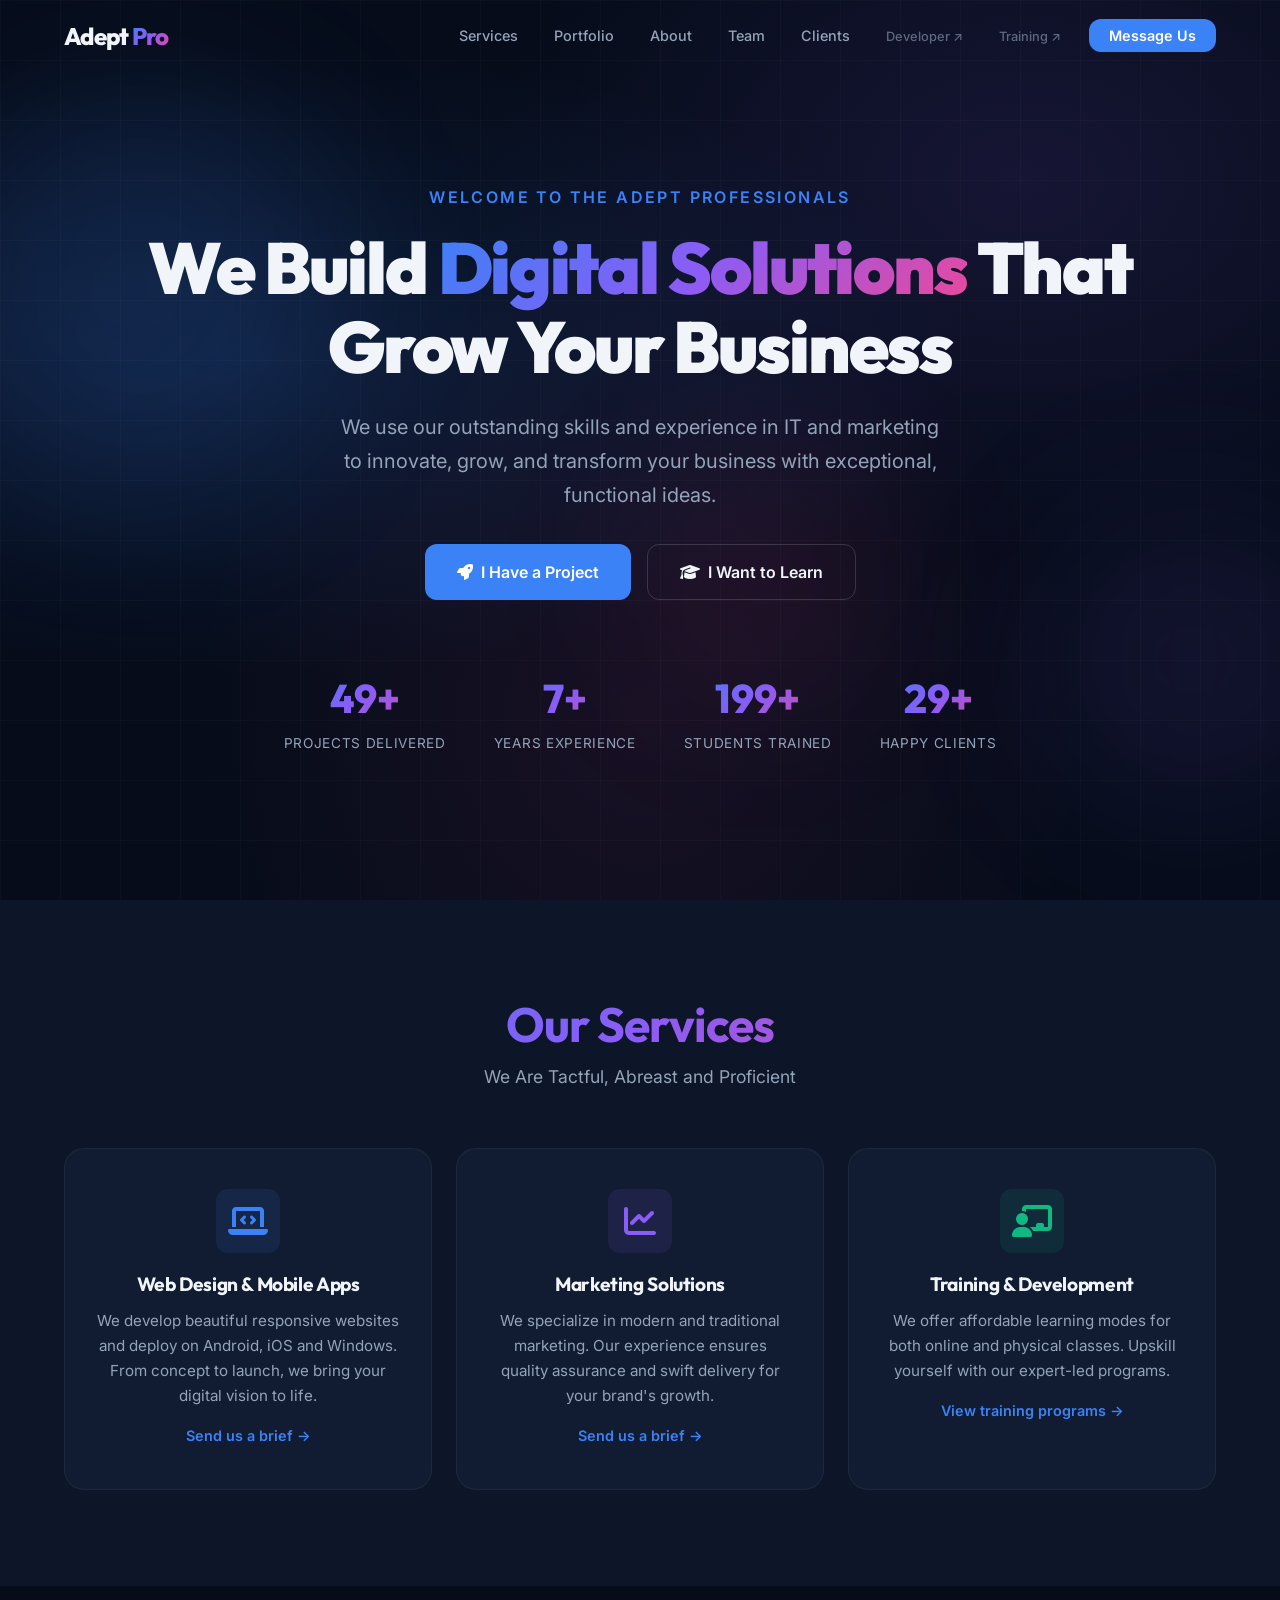
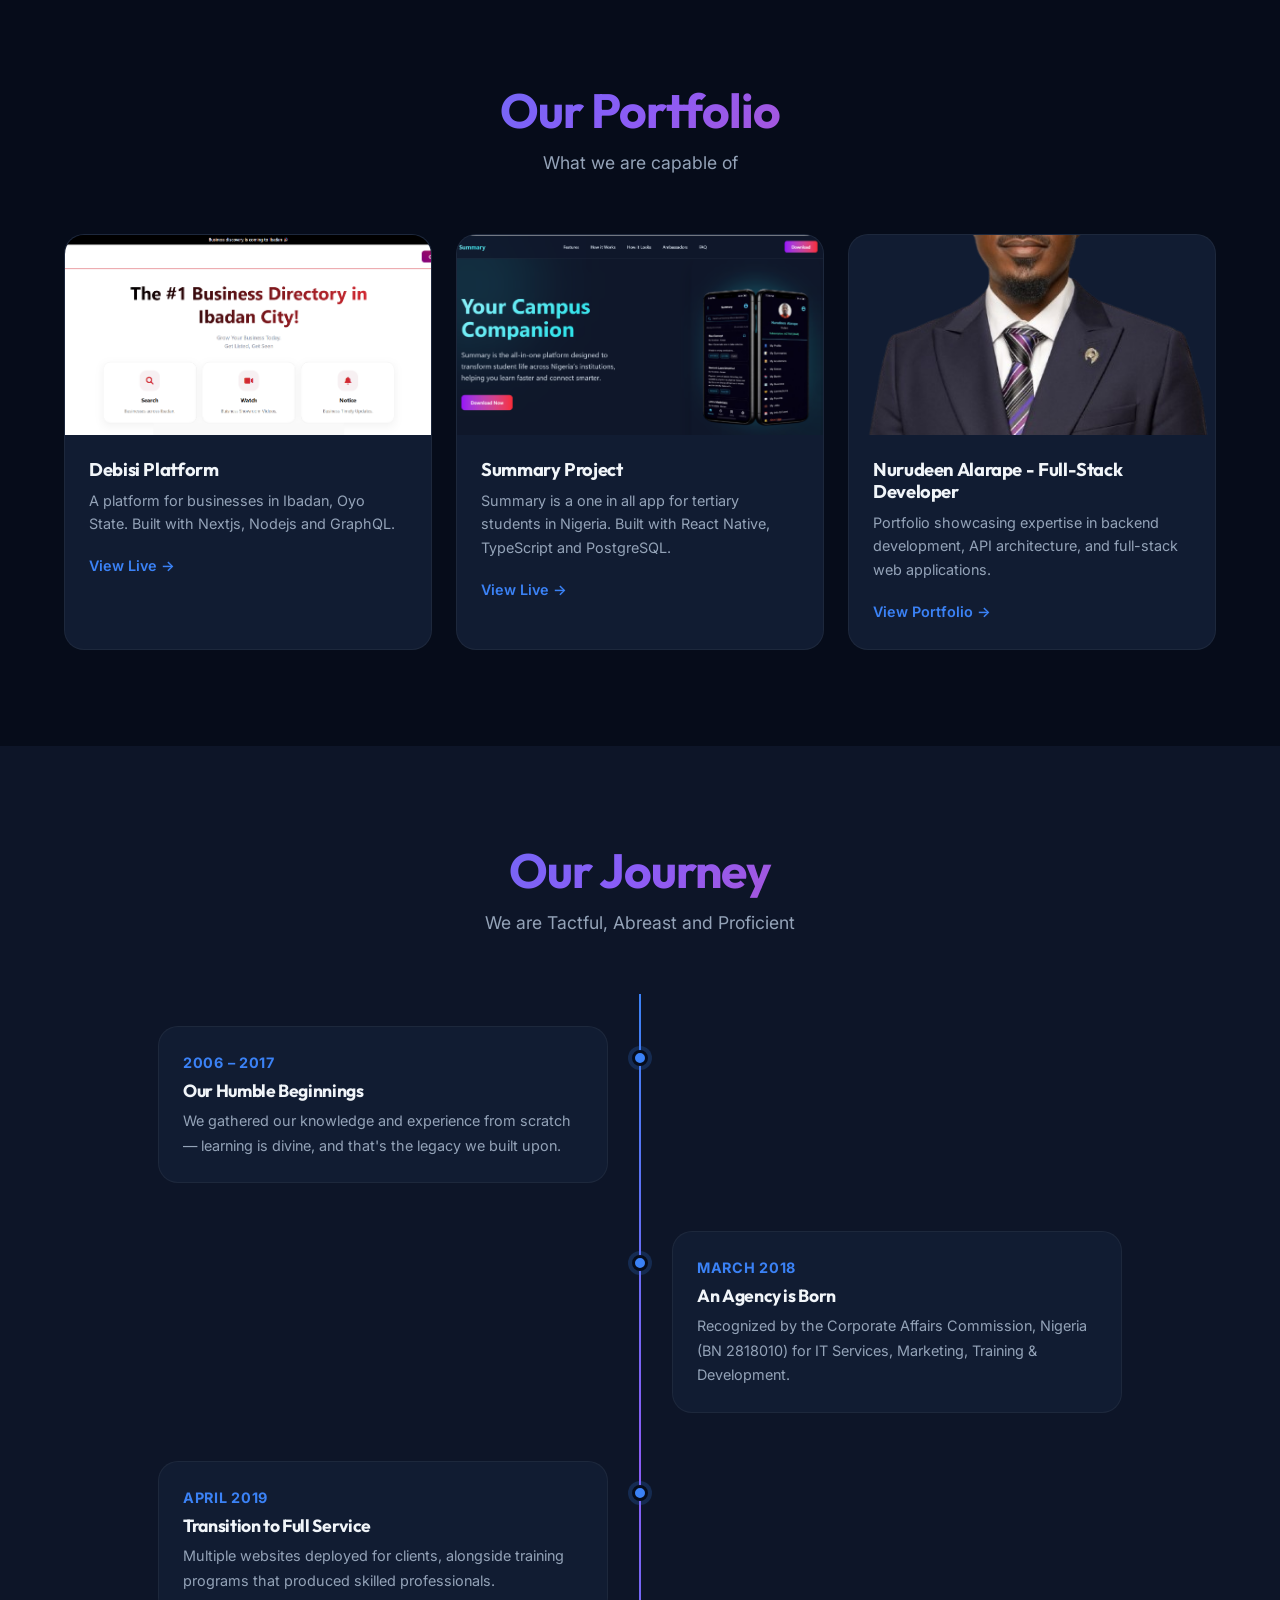
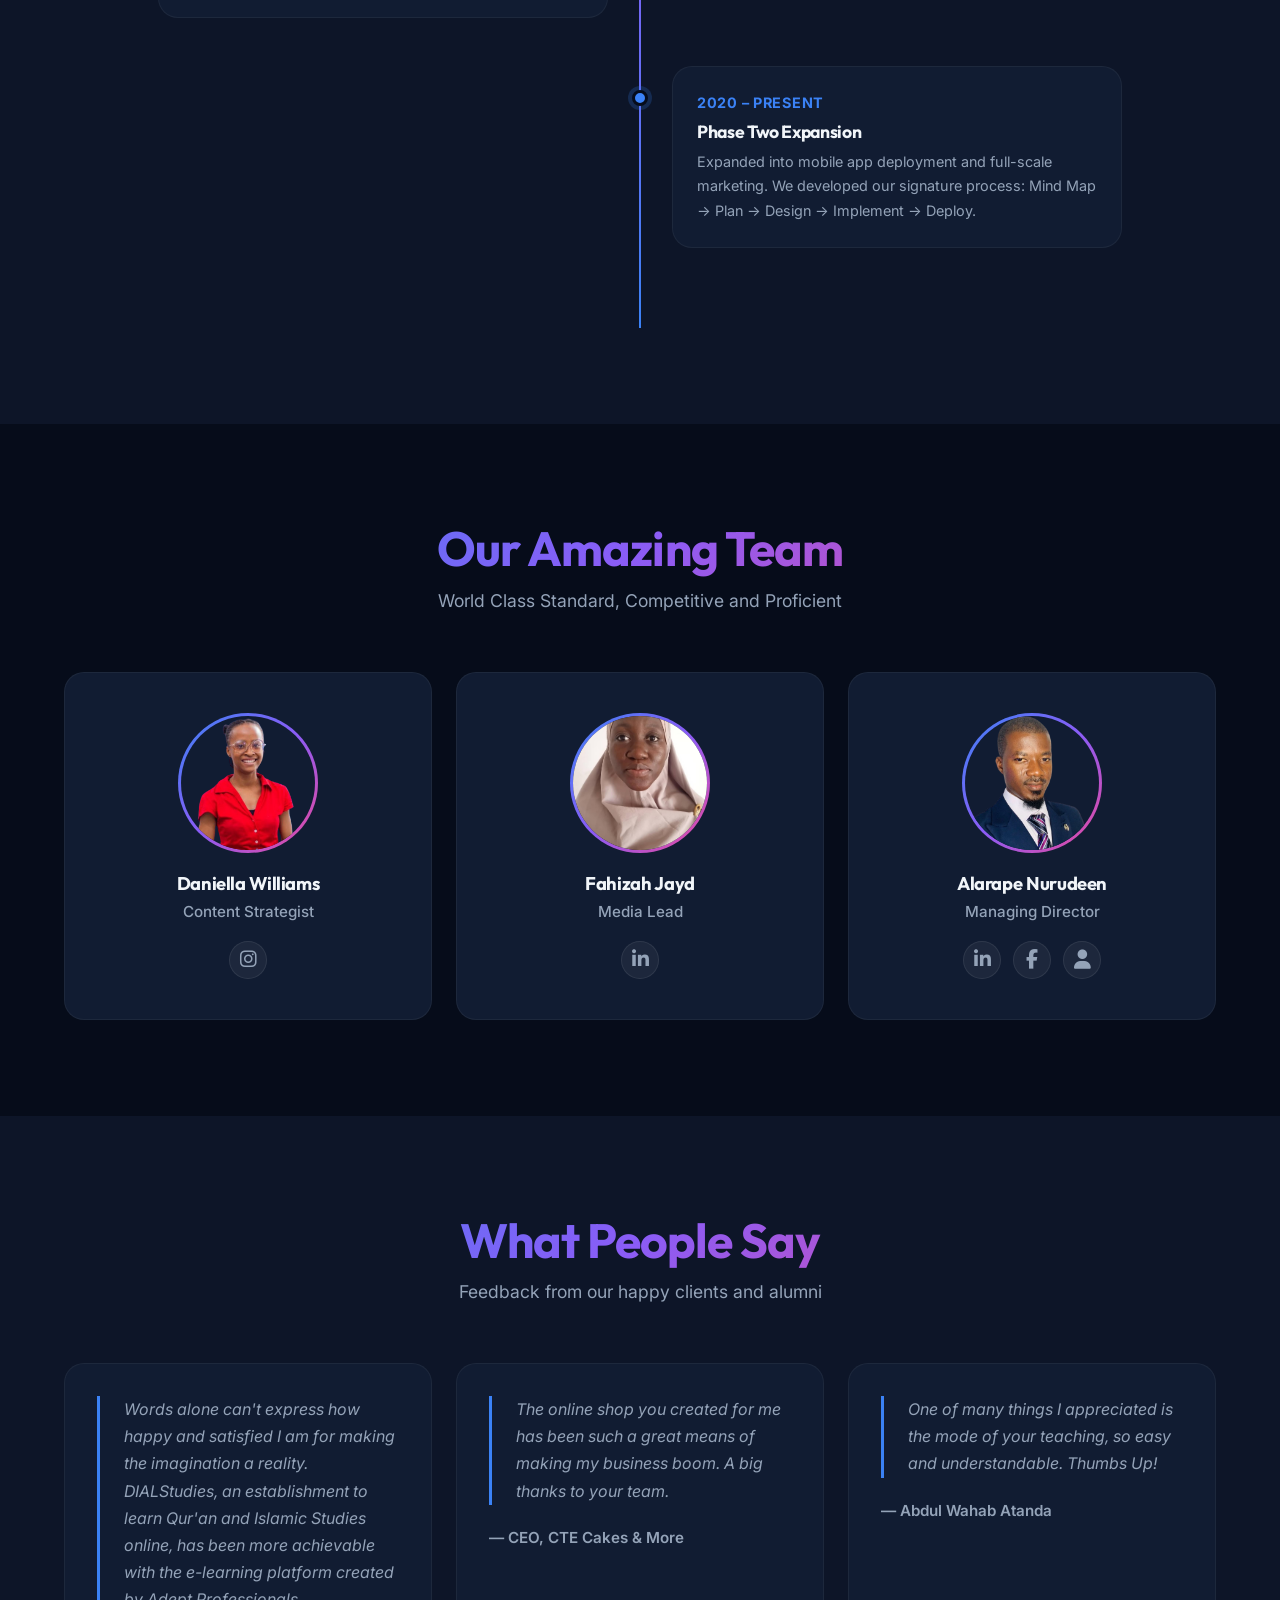
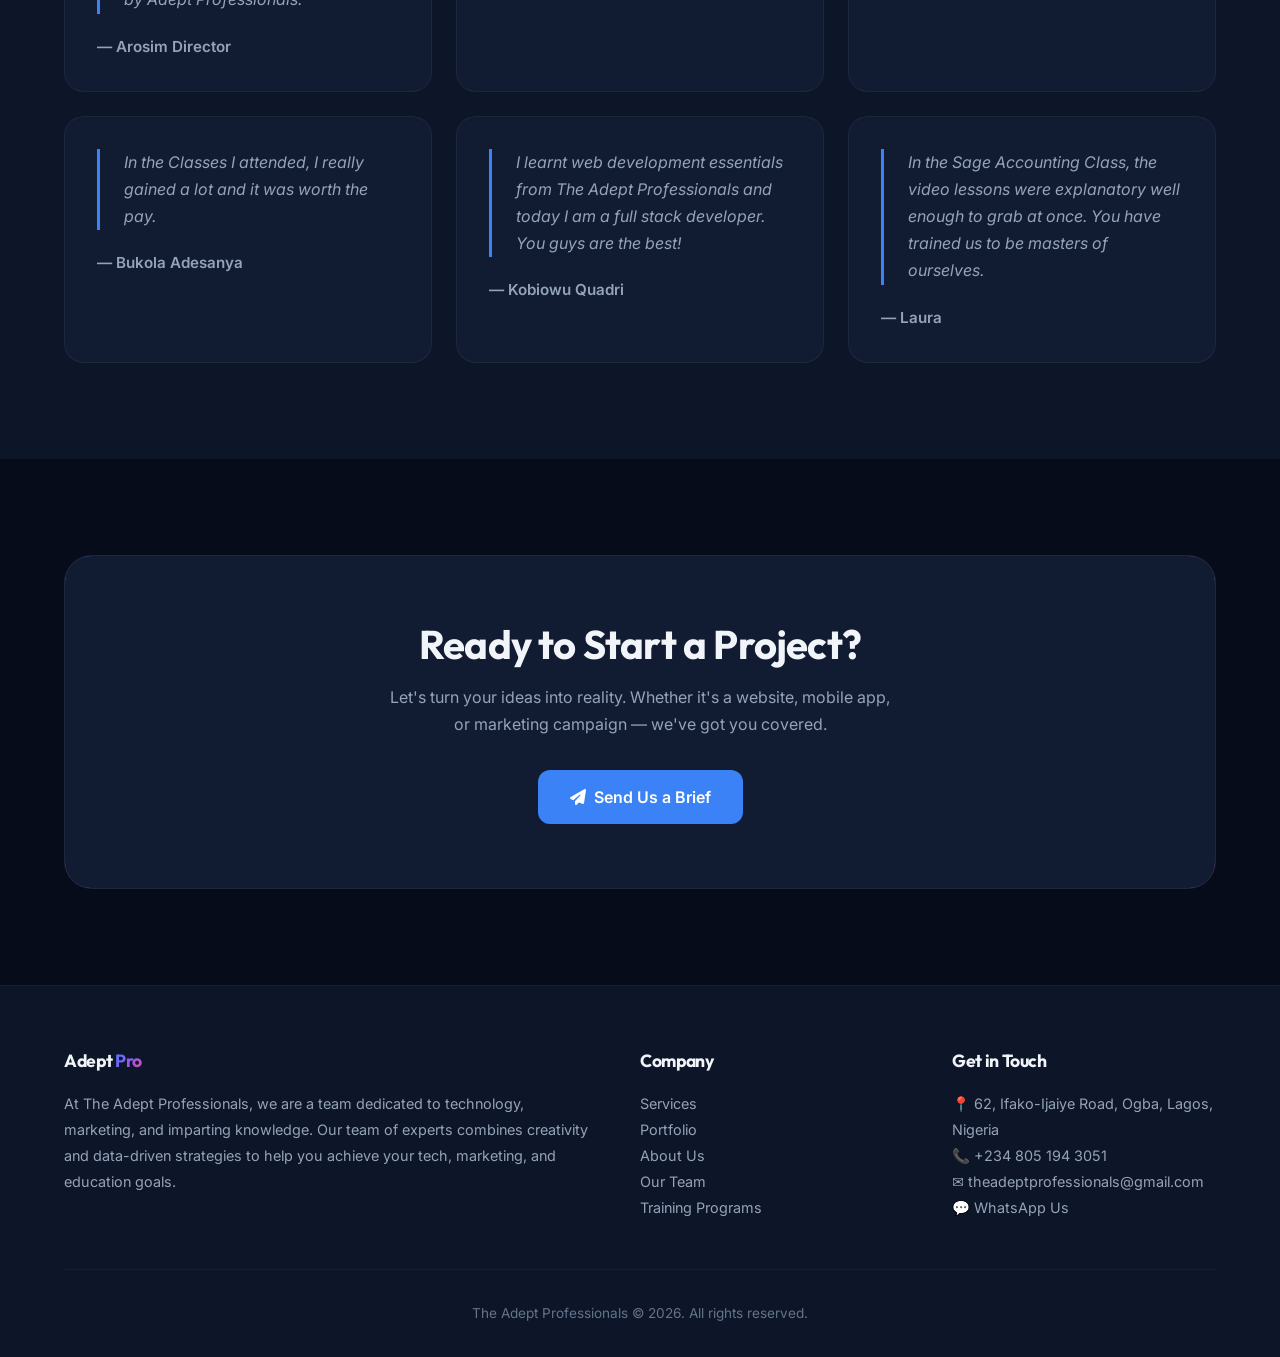
<file: index.html>
<!doctype html>
<html lang="en">
  <head>
    <meta charset="UTF-8" />
    <meta name="viewport" content="width=device-width, initial-scale=1.0" />
    <title>Adept Professionals | Web Tech, Marketing & Training</title>
    <meta
      name="description"
      content="The Adept Professionals — expert IT services, digital marketing, mobile app development, and corporate training in Ibadan, Nigeria."
    />
    <meta
      name="keywords"
      content="web development Nigeria, mobile app development Ibadan, digital marketing, corporate training, IT services Nigeria"
    />
    <meta name="author" content="The Adept Professionals" />

    <!-- Open Graph -->
    <meta
      property="og:title"
      content="Adept Professionals | Web Tech, Marketing & Training"
    />
    <meta
      property="og:description"
      content="Expert IT services, digital marketing, and corporate training in Ibadan, Nigeria."
    />
    <meta property="og:type" content="website" />
    <meta property="og:url" content="https://adepttech.com.ng" />

    <!-- Favicon -->
    <link
      rel="icon"
      type="image/png"
      href="assets/images/company/favicon.png"
    />

    <!-- Stylesheet -->
    <link rel="stylesheet" href="css/styles.css" />

    <!-- Font Awesome -->
    <link
      rel="stylesheet"
      href="https://cdnjs.cloudflare.com/ajax/libs/font-awesome/6.5.1/css/all.min.css"
    />
  </head>
  <body>
    <!-- ═══ NAVBAR ═══ -->
    <nav class="navbar" id="navbar">
      <div class="container">
        <a href="#" class="nav-brand">Adept <span>Pro</span></a>
        <button
          class="hamburger"
          id="hamburger"
          type="button"
          aria-label="Toggle navigation"
        >
          ☰
        </button>
        <ul class="nav-links" id="nav-links">
          <li><a href="#services">Services</a></li>
          <li><a href="#portfolio">Portfolio</a></li>
          <li><a href="#about">About</a></li>
          <li><a href="#team">Team</a></li>
          <li><a href="#testimonials">Clients</a></li>
          <li>
            <a href="nurudeenalarape/" class="nav-external">Developer ↗</a>
          </li>
          <li><a href="training/" class="nav-external">Training ↗</a></li>
          <li>
            <a
              href="https://wa.me/2348163190595"
              class="nav-cta"
              target="_blank"
              rel="noopener"
              >Message Us</a
            >
          </li>
        </ul>
      </div>
    </nav>

    <!-- ═══ HERO ═══ -->
    <header class="hero" id="home">
      <div class="orb orb-1"></div>
      <div class="orb orb-2"></div>
      <div class="orb orb-3"></div>
      <div
        class="container hero-content"
        style="
          text-align: center;
          display: flex;
          flex-direction: column;
          align-items: center;
        "
      >
        <p
          style="
            color: var(--accent-primary);
            font-weight: 600;
            font-size: 1rem;
            text-transform: uppercase;
            letter-spacing: 0.15em;
            margin-bottom: 1rem;
          "
        >
          Welcome to The Adept Professionals
        </p>
        <h1>
          We Build <span class="highlight">Digital Solutions</span> That Grow
          Your Business
        </h1>
        <p class="hero-sub" style="margin-inline: auto">
          We use our outstanding skills and experience in IT and marketing to
          innovate, grow, and transform your business with exceptional,
          functional ideas.
        </p>
        <div class="hero-buttons" style="justify-content: center">
          <a href="mailto:theadeptprofessionals@gmail.com" class="btn-primary">
            <i class="fas fa-rocket"></i> I Have a Project
          </a>
          <a href="training/" class="btn-outline">
            <i class="fas fa-graduation-cap"></i> I Want to Learn
          </a>
        </div>

        <!-- Stats -->
        <div class="stats-row" style="margin-top: 4rem">
          <div class="stat-item reveal">
            <div class="stat-number" data-count="50" data-suffix="+">0</div>
            <div class="stat-label">Projects Delivered</div>
          </div>
          <div class="stat-item reveal reveal-delay-1">
            <div class="stat-number" data-count="8" data-suffix="+">0</div>
            <div class="stat-label">Years Experience</div>
          </div>
          <div class="stat-item reveal reveal-delay-2">
            <div class="stat-number" data-count="200" data-suffix="+">0</div>
            <div class="stat-label">Students Trained</div>
          </div>
          <div class="stat-item reveal reveal-delay-3">
            <div class="stat-number" data-count="30" data-suffix="+">0</div>
            <div class="stat-label">Happy Clients</div>
          </div>
        </div>
      </div>
    </header>

    <!-- ═══ SERVICES ═══ -->
    <section class="section section-alt" id="services">
      <div class="container">
        <h2 class="section-title reveal">Our Services</h2>
        <p class="section-subtitle reveal">
          We Are Tactful, Abreast and Proficient
        </p>
        <div class="card-grid">
          <div class="card service-card reveal">
            <div class="card-icon"><i class="fas fa-laptop-code"></i></div>
            <h3>Web Design & Mobile Apps</h3>
            <p>
              We develop beautiful responsive websites and deploy on Android,
              iOS and Windows. From concept to launch, we bring your digital
              vision to life.
            </p>
            <a
              href="mailto:theadeptprofessionals@gmail.com"
              class="project-link"
              style="margin-top: 1rem"
              >Send us a brief →</a
            >
          </div>
          <div class="card service-card reveal reveal-delay-1">
            <div
              class="card-icon"
              style="
                background: rgba(139, 92, 246, 0.1);
                color: var(--accent-secondary);
              "
            >
              <i class="fas fa-chart-line"></i>
            </div>
            <h3>Marketing Solutions</h3>
            <p>
              We specialize in modern and traditional marketing. Our experience
              ensures quality assurance and swift delivery for your brand's
              growth.
            </p>
            <a
              href="mailto:theadeptprofessionals@gmail.com"
              class="project-link"
              style="margin-top: 1rem"
              >Send us a brief →</a
            >
          </div>
          <div class="card service-card reveal reveal-delay-2">
            <div
              class="card-icon"
              style="
                background: rgba(16, 185, 129, 0.1);
                color: var(--accent-success);
              "
            >
              <i class="fas fa-chalkboard-teacher"></i>
            </div>
            <h3>Training & Development</h3>
            <p>
              We offer affordable learning modes for both online and physical
              classes. Upskill yourself with our expert-led programs.
            </p>
            <a href="training/" class="project-link" style="margin-top: 1rem"
              >View training programs →</a
            >
          </div>
        </div>
      </div>
    </section>

    <!-- ═══ PORTFOLIO ═══ -->
    <section class="section" id="portfolio">
      <div class="container">
        <h2 class="section-title reveal">Our Portfolio</h2>
        <p class="section-subtitle reveal">What we are capable of</p>
        <div class="card-grid">
          <div class="card project-card reveal reveal-delay-1">
            <img
              src="assets/images/dev/Debisi.png"
              alt="Debisi Platform"
              class="project-card-image"
            />
            <div class="project-card-body">
              <h3>Debisi Platform</h3>
              <p>
                A platform for businesses in Ibadan, Oyo State. Built with
                Nextjs, Nodejs and GraphQL.
              </p>
              <a
                href="https://debisi.ng/"
                target="_blank"
                rel="noopener"
                class="project-link"
                >View Live →</a
              >
            </div>
          </div>
          <div class="card project-card reveal reveal-delay-2">
            <img
              src="assets/images/dev/Summary.png"
              alt="Summary Project"
              class="project-card-image"
            />
            <div class="project-card-body">
              <h3>Summary Project</h3>
              <p>
                Summary is a one in all app for tertiary students in Nigeria.
                Built with React Native, TypeScript and PostgreSQL.
              </p>
              <a
                href="https://summary.ng/"
                target="_blank"
                rel="noopener"
                class="project-link"
                >View Live →</a
              >
            </div>
          </div>

          <div class="card project-card reveal reveal-delay-3">
            <img
              src="assets/images/dev/My Portrait.png"
              alt="Nurudeen Alarape Portfolio"
              class="project-card-image"
            />
            <div class="project-card-body">
              <h3>Nurudeen Alarape - Full-Stack Developer</h3>
              <p>
                Portfolio showcasing expertise in backend development, API
                architecture, and full-stack web applications.
              </p>
              <a href="nurudeenalarape/" class="project-link"
                >View Portfolio →</a
              >
            </div>
          </div>
        </div>
      </div>
    </section>

    <!-- ═══ ABOUT / TIMELINE ═══ -->
    <section class="section section-alt" id="about">
      <div class="container">
        <h2 class="section-title reveal">Our Journey</h2>
        <p class="section-subtitle reveal">
          We are Tactful, Abreast and Proficient
        </p>

        <div class="timeline">
          <div class="timeline-item reveal">
            <div class="timeline-dot"></div>
            <div class="timeline-content">
              <div class="timeline-year">2006 – 2017</div>
              <h3>Our Humble Beginnings</h3>
              <p>
                We gathered our knowledge and experience from scratch — learning
                is divine, and that's the legacy we built upon.
              </p>
            </div>
          </div>
          <div class="timeline-item reveal">
            <div class="timeline-dot"></div>
            <div class="timeline-content">
              <div class="timeline-year">March 2018</div>
              <h3>An Agency is Born</h3>
              <p>
                Recognized by the Corporate Affairs Commission, Nigeria (BN
                2818010) for IT Services, Marketing, Training & Development.
              </p>
            </div>
          </div>
          <div class="timeline-item reveal">
            <div class="timeline-dot"></div>
            <div class="timeline-content">
              <div class="timeline-year">April 2019</div>
              <h3>Transition to Full Service</h3>
              <p>
                Multiple websites deployed for clients, alongside training
                programs that produced skilled professionals.
              </p>
            </div>
          </div>
          <div class="timeline-item reveal">
            <div class="timeline-dot"></div>
            <div class="timeline-content">
              <div class="timeline-year">2020 – Present</div>
              <h3>Phase Two Expansion</h3>
              <p>
                Expanded into mobile app deployment and full-scale marketing. We
                developed our signature process: Mind Map → Plan → Design →
                Implement → Deploy.
              </p>
            </div>
          </div>
        </div>
      </div>
    </section>

    <!-- ═══ TEAM ═══ -->
    <section class="section" id="team">
      <div class="container">
        <h2 class="section-title reveal">Our Amazing Team</h2>
        <p class="section-subtitle reveal">
          World Class Standard, Competitive and Proficient
        </p>
        <div class="card-grid">
          <div class="card team-card reveal">
            <img
              src="assets/images/company/Screenshot_2025-02-13_152556-removebg-preview.png"
              alt="Daniella Williams"
              class="team-avatar"
            />
            <h3>Daniella Williams</h3>
            <p class="team-role">Content Strategist</p>
            <div class="social-links">
              <a
                href="https://www.instagram.com/whizanie"
                target="_blank"
                rel="noopener"
                aria-label="Instagram"
                ><i class="fab fa-instagram"></i
              ></a>
            </div>
          </div>
          <div class="card team-card reveal reveal-delay-1">
            <img
              src="assets/images/company/Faiz passport.jpg"
              alt="Fahizah Jayd"
              class="team-avatar"
            />
            <h3>Fahizah Jayd</h3>
            <p class="team-role">Media Lead</p>
            <div class="social-links">
              <a
                href="http://linkedin.com/in/fahizah-salahudeen"
                target="_blank"
                rel="noopener"
                aria-label="LinkedIn"
                ><i class="fab fa-linkedin-in"></i
              ></a>
            </div>
          </div>
          <div class="card team-card reveal reveal-delay-2">
            <img
              src="assets/images/company/Nuur-removebg-preview.png"
              alt="Alarape Nurudeen"
              class="team-avatar"
            />
            <h3>Alarape Nurudeen</h3>
            <p class="team-role">Managing Director</p>
            <div class="social-links">
              <a
                href="https://linkedin.com/in/nurudeen-alarape-670b84145"
                target="_blank"
                rel="noopener"
                aria-label="LinkedIn"
                ><i class="fab fa-linkedin-in"></i
              ></a>
              <a
                href="https://www.facebook.com/theadeptpro"
                target="_blank"
                rel="noopener"
                aria-label="Facebook"
                ><i class="fab fa-facebook-f"></i
              ></a>
              <a href="nurudeenalarape/" aria-label="Portfolio"
                ><i class="fas fa-user"></i
              ></a>
            </div>
          </div>
        </div>
      </div>
    </section>

    <!-- ═══ TESTIMONIALS ═══ -->
    <section class="section section-alt" id="testimonials">
      <div class="container">
        <h2 class="section-title reveal">What People Say</h2>
        <p class="section-subtitle reveal">
          Feedback from our happy clients and alumni
        </p>
        <div class="testimonial-grid">
          <div class="card testimonial-card reveal">
            <p class="quote">
              Words alone can't express how happy and satisfied I am for making
              the imagination a reality. DIALStudies, an establishment to learn
              Qur'an and Islamic Studies online, has been more achievable with
              the e-learning platform created by Adept Professionals.
            </p>
            <p class="testimonial-author">— Arosim Director</p>
          </div>
          <div class="card testimonial-card reveal reveal-delay-1">
            <p class="quote">
              The online shop you created for me has been such a great means of
              making my business boom. A big thanks to your team.
            </p>
            <p class="testimonial-author">— CEO, CTE Cakes & More</p>
          </div>
          <div class="card testimonial-card reveal reveal-delay-2">
            <p class="quote">
              One of many things I appreciated is the mode of your teaching, so
              easy and understandable. Thumbs Up!
            </p>
            <p class="testimonial-author">— Abdul Wahab Atanda</p>
          </div>
          <div class="card testimonial-card reveal reveal-delay-1">
            <p class="quote">
              In the Classes I attended, I really gained a lot and it was worth
              the pay.
            </p>
            <p class="testimonial-author">— Bukola Adesanya</p>
          </div>
          <div class="card testimonial-card reveal reveal-delay-2">
            <p class="quote">
              I learnt web development essentials from The Adept Professionals
              and today I am a full stack developer. You guys are the best!
            </p>
            <p class="testimonial-author">— Kobiowu Quadri</p>
          </div>
          <div class="card testimonial-card reveal reveal-delay-3">
            <p class="quote">
              In the Sage Accounting Class, the video lessons were explanatory
              well enough to grab at once. You have trained us to be masters of
              ourselves.
            </p>
            <p class="testimonial-author">— Laura</p>
          </div>
        </div>
      </div>
    </section>

    <!-- ═══ CTA BANNER ═══ -->
    <section class="section">
      <div class="container">
        <div class="cta-banner reveal">
          <h2>Ready to Start a Project?</h2>
          <p>
            Let's turn your ideas into reality. Whether it's a website, mobile
            app, or marketing campaign — we've got you covered.
          </p>
          <a href="mailto:theadeptprofessionals@gmail.com" class="btn-primary">
            <i class="fas fa-paper-plane"></i> Send Us a Brief
          </a>
        </div>
      </div>
    </section>

    <!-- ═══ FOOTER ═══ -->
    <footer class="footer" id="contact">
      <div class="container">
        <div class="footer-grid">
          <div>
            <h4>
              Adept
              <span
                style="
                  background: var(--accent-gradient);
                  -webkit-background-clip: text;
                  -webkit-text-fill-color: transparent;
                "
                >Pro</span
              >
            </h4>
            <p>
              At The Adept Professionals, we are a team dedicated to technology,
              marketing, and imparting knowledge. Our team of experts combines
              creativity and data-driven strategies to help you achieve your
              tech, marketing, and education goals.
            </p>
          </div>
          <div>
            <h4>Company</h4>
            <ul class="footer-links">
              <li><a href="#services">Services</a></li>
              <li><a href="#portfolio">Portfolio</a></li>
              <li><a href="#about">About Us</a></li>
              <li><a href="#team">Our Team</a></li>
              <li><a href="training/">Training Programs</a></li>
            </ul>
          </div>
          <div>
            <h4>Get in Touch</h4>
            <ul class="footer-links">
              <li>📍 62, Ifako-Ijaiye Road, Ogba, Lagos, Nigeria</li>
              <li><a href="tel:+2348163190595">📞 +234 805 194 3051</a></li>
              <li>
                <a href="mailto:theadeptprofessionals@gmail.com"
                  >✉️ theadeptprofessionals@gmail.com</a
                >
              </li>
              <li>
                <a
                  href="https://wa.me/2348163190595"
                  target="_blank"
                  rel="noopener"
                  >💬 WhatsApp Us</a
                >
              </li>
            </ul>
          </div>
        </div>
        <div class="footer-bottom">
          The Adept Professionals © <span data-year></span>. All rights
          reserved.
        </div>
      </div>
    </footer>

    <script src="js/main.js"></script>
  </body>
</html>
</file>
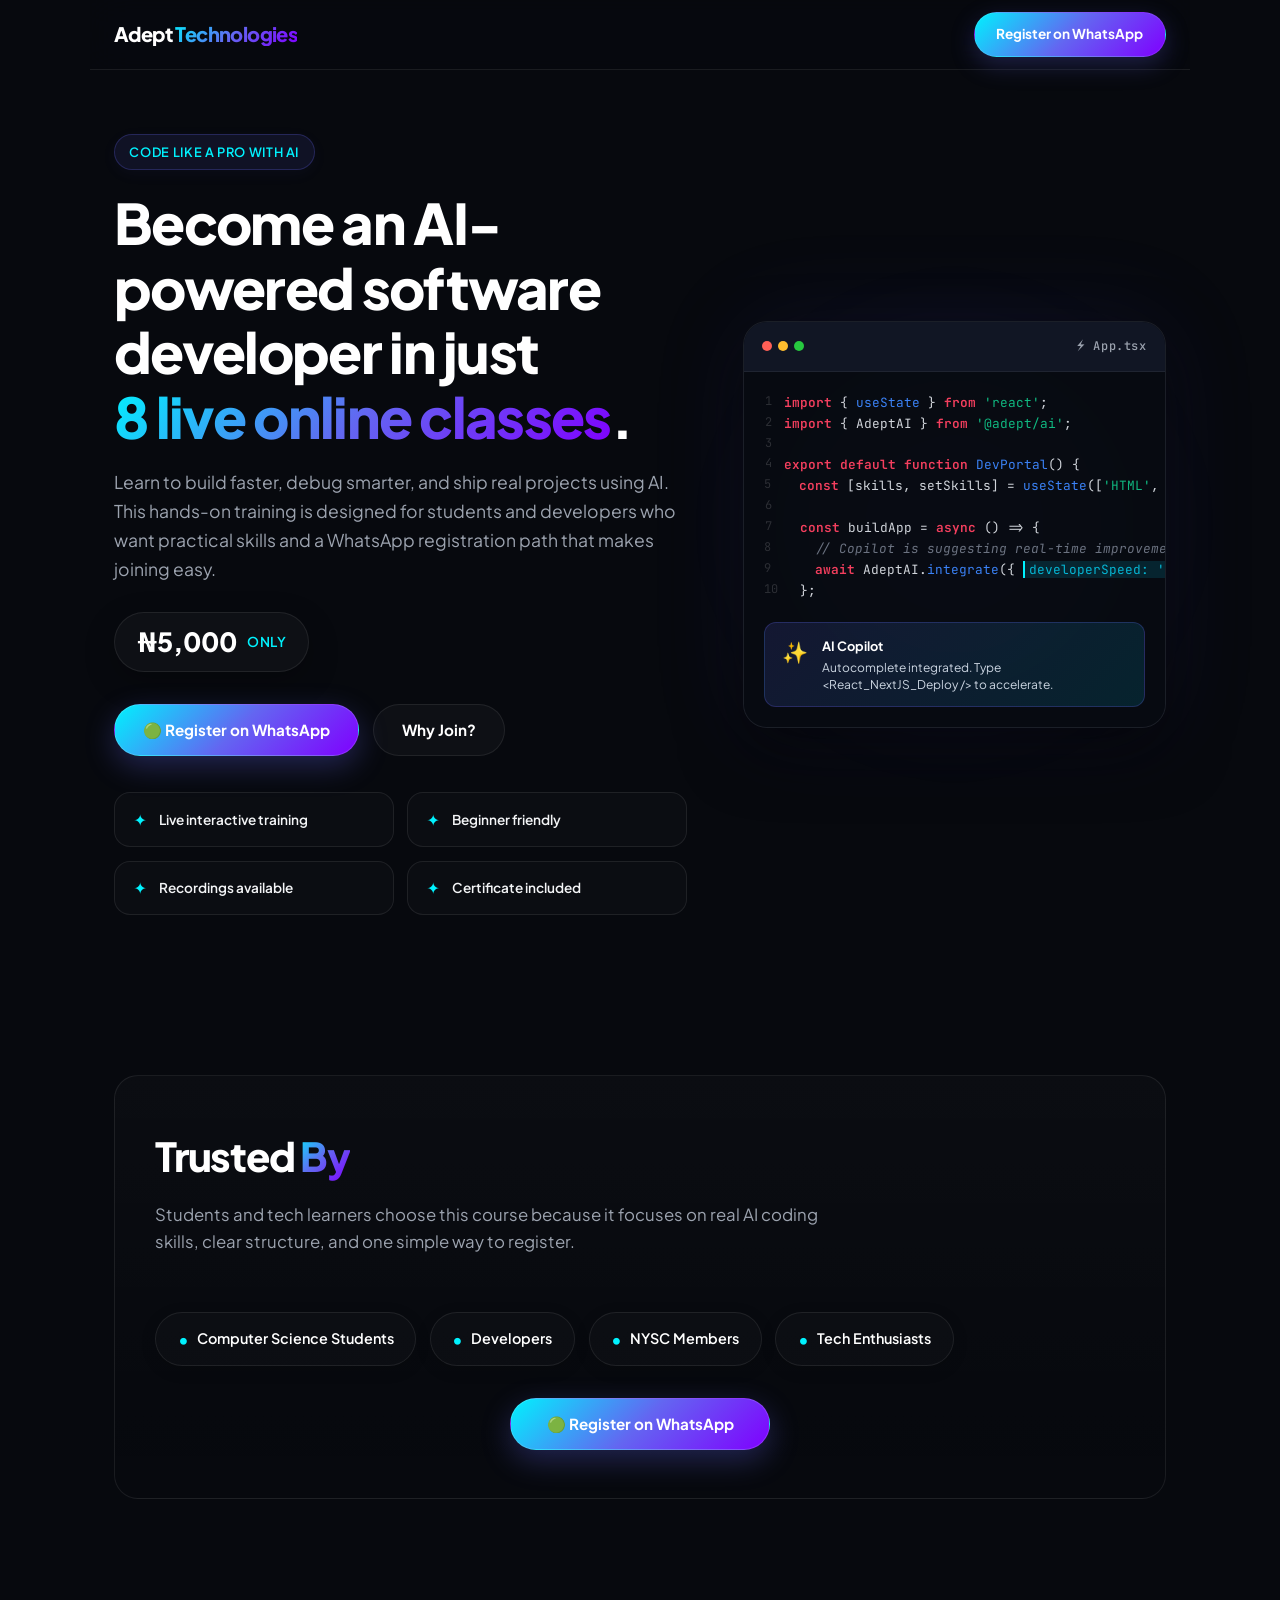
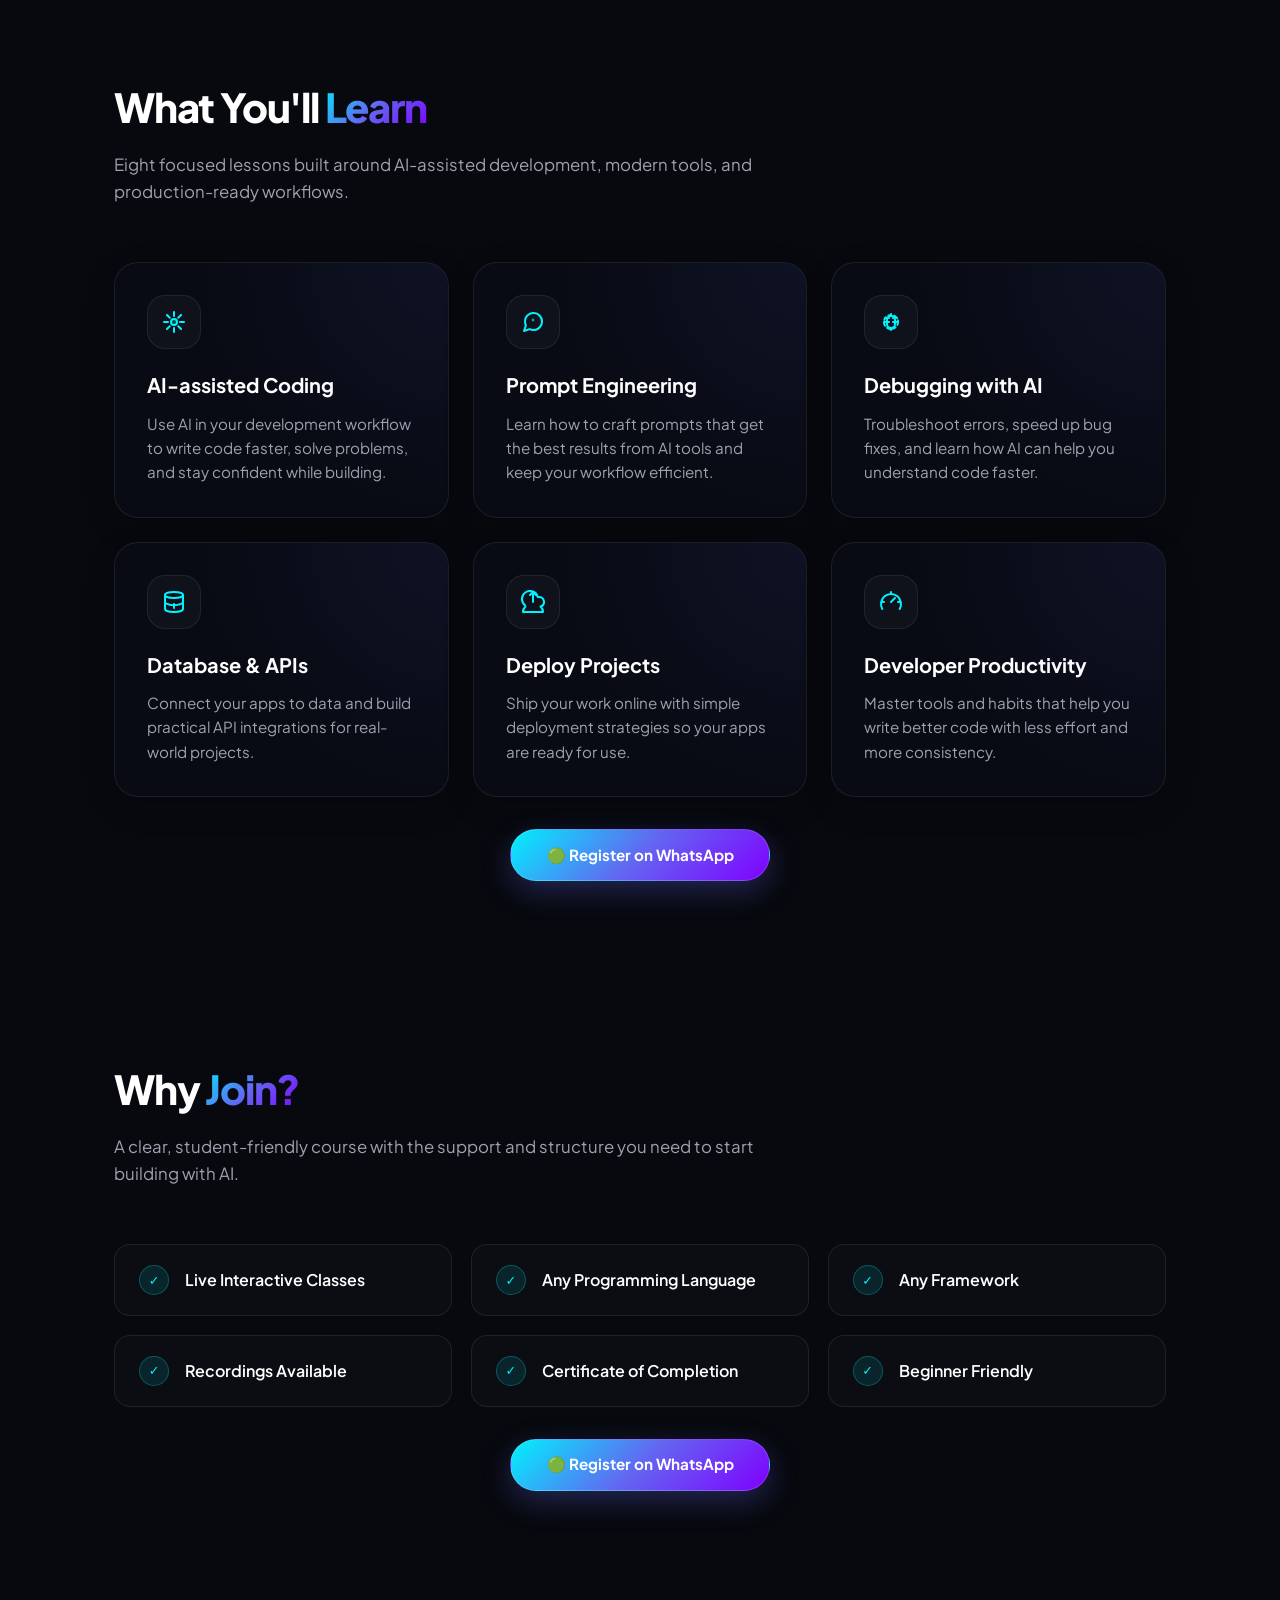
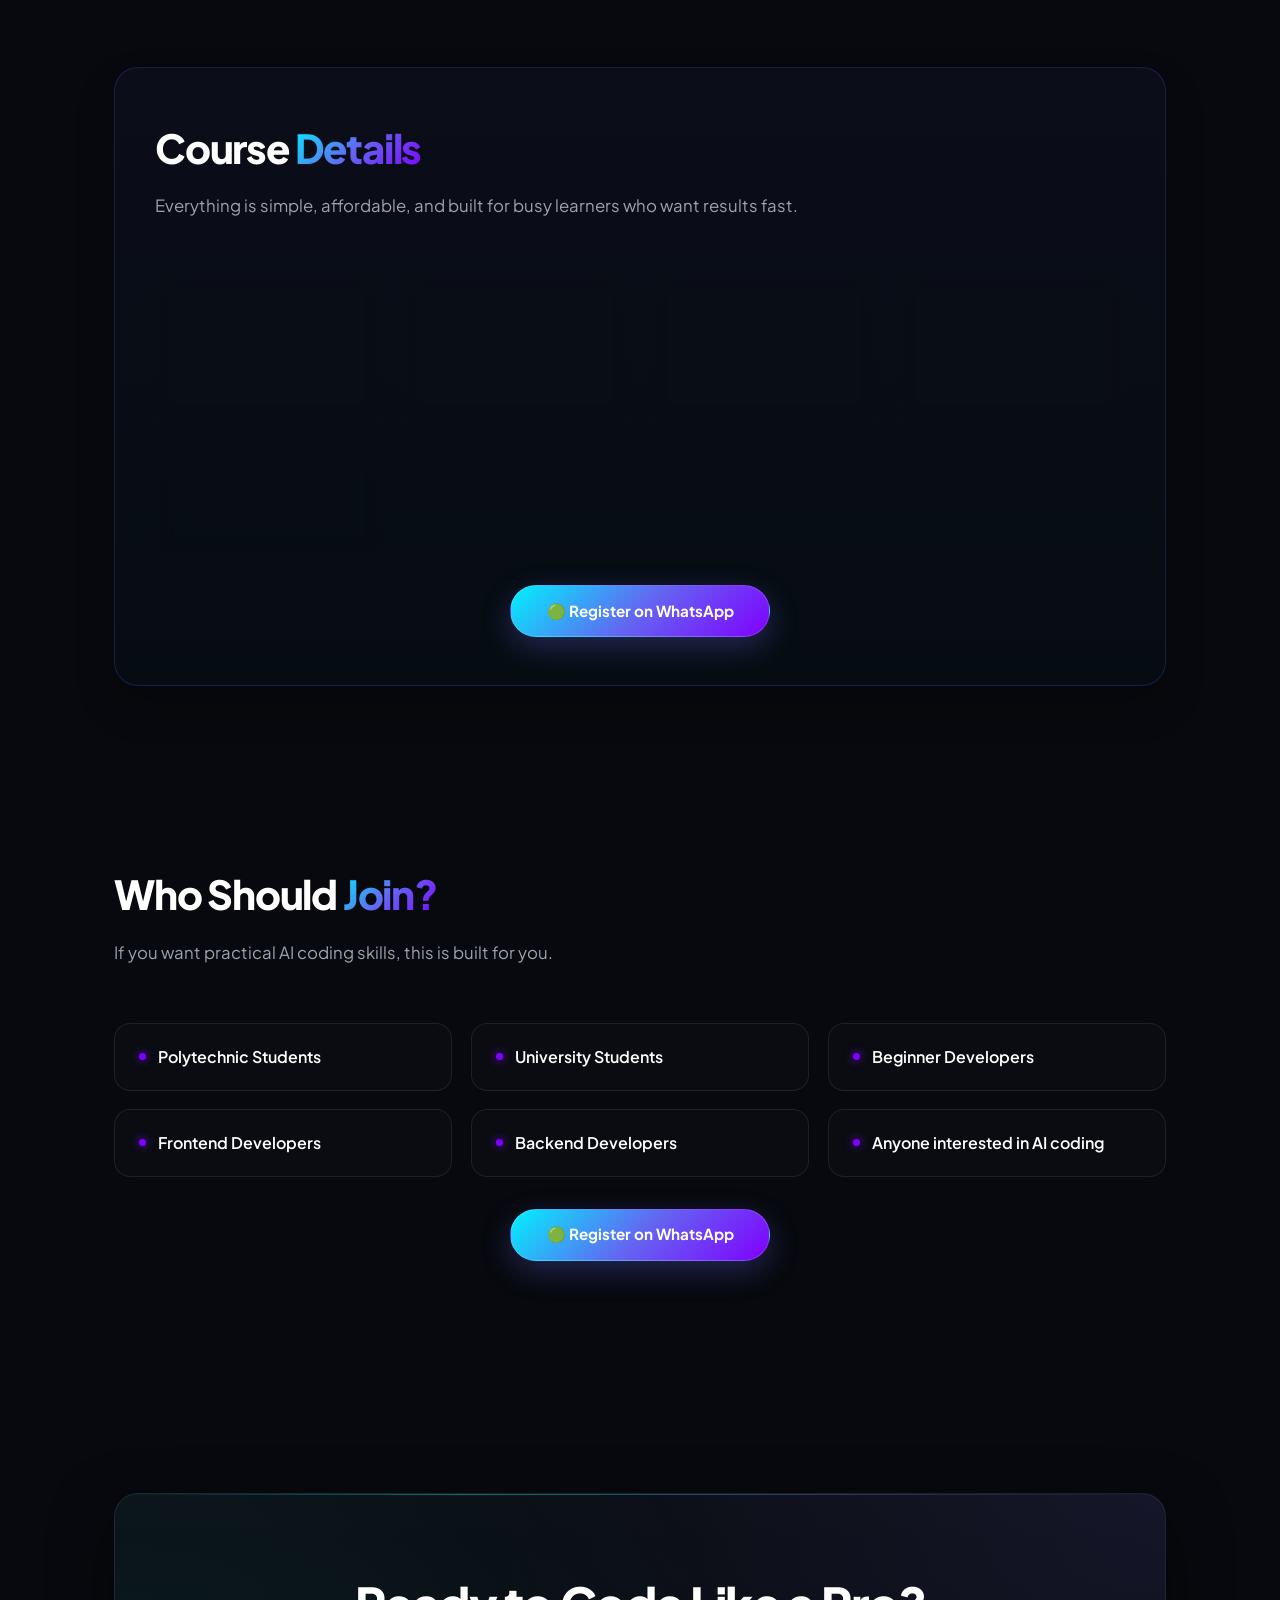
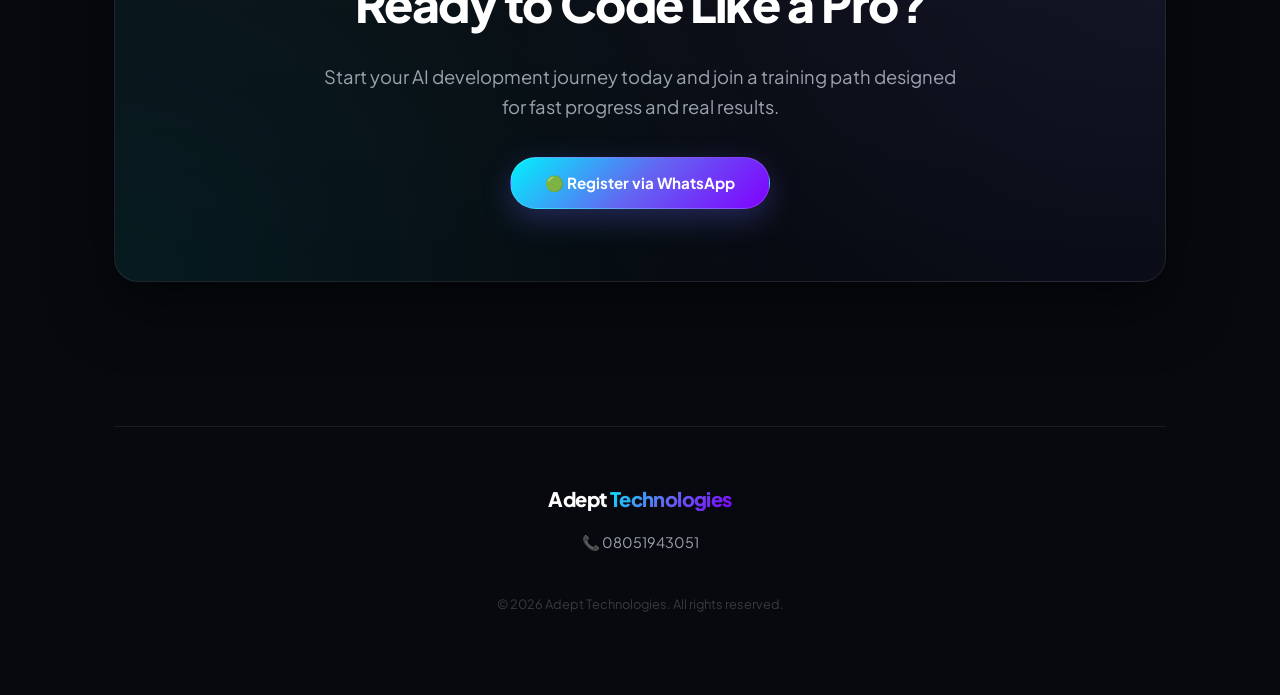
<file: softwarewithai/index.html>
<!DOCTYPE html>
<html lang="en">

<head>
    <meta charset="UTF-8" />
    <meta name="viewport" content="width=device-width, initial-scale=1.0" />
    <title>Code Like a Pro with AI | Adept Technologies</title>
    <meta name="description"
        content="Become an AI-powered software developer in just 8 live online classes. Register on WhatsApp today." />
    <link rel="preconnect" href="https://fonts.googleapis.com" />
    <link rel="preconnect" href="https://fonts.gstatic.com" crossorigin />
    <link href="https://fonts.googleapis.com/css2?family=Plus+Jakarta+Sans:wght@400;500;600;700;800&family=JetBrains+Mono:wght@400;500;600&display=swap"
        rel="stylesheet" />
    <style>
        :root {
            color-scheme: dark;
            font-family: 'Plus Jakarta Sans', system-ui, -apple-system, sans-serif;
            scroll-behavior: smooth;
            
            /* Premium Dark Theme Palette */
            --bg: #07090e;
            --bg-grid: rgba(99, 102, 241, 0.03);
            --surface: rgba(13, 17, 28, 0.45);
            --surface-hover: rgba(20, 26, 42, 0.7);
            --surface-strong: #0d111c;
            --text: #f3f4f6;
            --text-heading: #ffffff;
            --muted: #9ca3af;
            
            /* Neon Glow Gradients */
            --accent: #6366f1; /* Indigo */
            --accent-rgb: 99, 102, 241;
            --accent-gradient: linear-gradient(135deg, #00F2FE 0%, #6366F1 50%, #7F00FF 100%);
            --accent-gradient-hover: linear-gradient(135deg, #00d6e2 0%, #4f46e5 50%, #6d00db 100%);
            --accent-cyan: #00F2FE;
            --accent-purple: #7F00FF;
            --border: rgba(255, 255, 255, 0.08);
            --border-hover: rgba(99, 102, 241, 0.3);
            --shadow: 0 24px 60px rgba(0, 0, 0, 0.5);
            
            /* Radius */
            --radius-lg: 24px;
            --radius-md: 16px;
            --radius-sm: 12px;
        }

        * {
            box-sizing: border-box;
            margin: 0;
            padding: 0;
        }

        html,
        body {
            min-height: 100%;
            background-color: var(--bg);
            color: var(--text);
        }

        body {
            line-height: 1.6;
            font-size: 16px;
            -webkit-font-smoothing: antialiased;
            overflow-x: hidden;
            position: relative;
        }

        /* Decorative Grid Background and Glows */
        body::before {
            content: '';
            position: absolute;
            inset: 0;
            background-image: 
                linear-gradient(rgba(255, 255, 255, 0.007) 1px, transparent 1px),
                linear-gradient(90deg, rgba(255, 255, 255, 0.007) 1px, transparent 1px);
            background-size: 50px 50px;
            pointer-events: none;
            z-index: -2;
        }

        /* Animated Ambient Glowing Orbs */
        .ambient-glow {
            position: absolute;
            border-radius: 50%;
            pointer-events: none;
            filter: blur(140px);
            z-index: -1;
            opacity: 0.45;
            mix-blend-mode: screen;
        }

        .glow-1 {
            width: 400px;
            height: 400px;
            background: radial-gradient(circle, var(--accent-cyan) 0%, transparent 70%);
            top: -100px;
            left: -100px;
            animation: pulseGlow 12s infinite alternate;
        }

        .glow-2 {
            width: 500px;
            height: 500px;
            background: radial-gradient(circle, var(--accent-purple) 0%, transparent 70%);
            top: 25%;
            right: -150px;
            animation: pulseGlow 15s infinite alternate-reverse;
        }

        .glow-3 {
            width: 350px;
            height: 350px;
            background: radial-gradient(circle, var(--accent) 0%, transparent 70%);
            bottom: 10%;
            left: -100px;
            animation: pulseGlow 10s infinite alternate;
        }

        img {
            max-width: 100%;
            display: block;
        }

        a {
            color: inherit;
            text-decoration: none;
        }

        .page {
            max-width: 1100px;
            margin: 0 auto;
            padding: 0 1.5rem 3rem;
            position: relative;
        }

        header {
            position: sticky;
            top: 0;
            z-index: 100;
            background: rgba(7, 9, 14, 0.75);
            backdrop-filter: blur(20px) saturate(180%);
            -webkit-backdrop-filter: blur(20px) saturate(180%);
            border-bottom: 1px solid var(--border);
            margin: 0 -1.5rem 1.5rem;
            padding: 0 1.5rem;
        }

        .topbar {
            display: flex;
            align-items: center;
            justify-content: space-between;
            gap: 1rem;
            padding: 0.75rem 0;
            max-width: 1100px;
            margin: 0 auto;
        }

        .brand {
            font-size: 1.25rem;
            font-weight: 800;
            letter-spacing: -0.03em;
            color: var(--text-heading);
        }

        .brand span {
            background: var(--accent-gradient);
            -webkit-background-clip: text;
            -webkit-text-fill-color: transparent;
            font-weight: 900;
        }

        .topbar .cta-link {
            display: inline-flex;
            align-items: center;
            justify-content: center;
            padding: 0.65rem 1.35rem;
            background: var(--accent-gradient);
            color: #fff;
            border-radius: 999px;
            font-weight: 700;
            font-size: 0.85rem;
            box-shadow: 0 8px 24px rgba(99, 102, 241, 0.25);
            transition: all 0.3s cubic-bezier(0.16, 1, 0.3, 1);
            border: 1px solid rgba(255, 255, 255, 0.1);
        }

        .topbar .cta-link:hover {
            transform: translateY(-2px);
            box-shadow: 0 12px 28px rgba(0, 242, 254, 0.4);
            border: 1px solid rgba(255, 255, 255, 0.2);
        }

        /* Hero Styling */
        .hero {
            padding: 2.5rem 0 4.5rem;
        }

        .hero-inner {
            display: grid;
            grid-template-columns: 1fr;
            gap: 3.5rem;
            align-items: center;
        }

        .hero-copy {
            max-width: 620px;
        }

        .eyebrow {
            display: inline-flex;
            align-items: center;
            gap: 0.5rem;
            padding: 0.45rem 0.9rem;
            border-radius: 999px;
            background: rgba(99, 102, 241, 0.1);
            color: var(--accent-cyan);
            font-size: 0.8rem;
            font-weight: 600;
            margin-bottom: 1.25rem;
            border: 1px solid rgba(99, 102, 241, 0.25);
            text-transform: uppercase;
            letter-spacing: 0.05em;
            box-shadow: 0 4px 15px rgba(99, 102, 241, 0.05);
        }

        .hero h1 {
            font-size: clamp(2rem, 5vw, 3.5rem);
            line-height: 1.15;
            font-weight: 800;
            letter-spacing: -0.03em;
            margin-bottom: 1.25rem;
            color: var(--text-heading);
        }

        .hero h1 .highlight {
            background: var(--accent-gradient);
            -webkit-background-clip: text;
            -webkit-text-fill-color: transparent;
            position: relative;
            display: inline-block;
        }

        .hero p.lead {
            font-size: 1.1rem;
            color: var(--muted);
            margin-bottom: 1.75rem;
            line-height: 1.65;
        }

        .hero-pricing-box {
            display: inline-flex;
            flex-direction: column;
            margin-bottom: 2rem;
        }

        .hero p.price {
            display: inline-flex;
            align-items: center;
            gap: 0.65rem;
            background: rgba(255, 255, 255, 0.03);
            color: var(--text-heading);
            font-weight: 800;
            font-size: 1.65rem;
            padding: 0.5rem 1.35rem;
            border-radius: 999px;
            border: 1px solid var(--border);
            box-shadow: 0 10px 30px rgba(0, 0, 0, 0.25);
        }

        .hero p.price span {
            font-size: 0.85rem;
            color: var(--accent-cyan);
            font-weight: 600;
            text-transform: uppercase;
            letter-spacing: 0.05em;
        }

        .hero-actions {
            display: flex;
            flex-wrap: wrap;
            gap: 0.85rem;
        }

        .button {
            display: inline-flex;
            align-items: center;
            justify-content: center;
            min-height: 52px;
            padding: 0 1.75rem;
            border-radius: 999px;
            font-weight: 700;
            transition: all 0.3s cubic-bezier(0.16, 1, 0.3, 1);
            font-size: 0.95rem;
            cursor: pointer;
        }

        .button-primary {
            background: var(--accent-gradient);
            color: #fff;
            box-shadow: 0 10px 30px rgba(99, 102, 241, 0.3);
            border: 1px solid rgba(255, 255, 255, 0.15);
        }

        .button-primary:hover {
            transform: translateY(-2px);
            box-shadow: 0 15px 35px rgba(0, 242, 254, 0.5);
            background: var(--accent-gradient-hover);
        }

        .button-secondary {
            background: rgba(255, 255, 255, 0.03);
            color: var(--text-heading);
            border: 1px solid var(--border);
        }

        .button-secondary:hover {
            transform: translateY(-2px);
            background: rgba(255, 255, 255, 0.08);
            border-color: rgba(255, 255, 255, 0.2);
            box-shadow: 0 10px 25px rgba(0, 0, 0, 0.2);
        }

        .hero-features {
            display: grid;
            grid-template-columns: repeat(2, minmax(0, 1fr));
            gap: 0.85rem;
            margin-top: 2.25rem;
        }

        .hero-feature {
            background: rgba(255, 255, 255, 0.02);
            border-radius: var(--radius-md);
            padding: 0.85rem 1.15rem;
            border: 1px solid var(--border);
            color: var(--text);
            font-weight: 600;
            display: inline-flex;
            align-items: center;
            gap: 0.75rem;
            font-size: 0.85rem;
            transition: all 0.3s ease;
        }

        .hero-feature:hover {
            border-color: var(--border-hover);
            background: rgba(255, 255, 255, 0.04);
            transform: translateX(4px);
        }

        .hero-feature::before {
            content: '✦';
            color: var(--accent-cyan);
            font-size: 1rem;
        }

        /* Premium Hero Visual: IDE Dashboard */
        .hero-visual {
            position: relative;
            width: 100%;
            min-width: 0; /* Prevents visual content overflow in Grid */
            z-index: 10;
        }

        .hero-visual-bg {
            position: absolute;
            inset: -30px;
            background: radial-gradient(circle, rgba(99, 102, 241, 0.15) 0%, transparent 70%);
            z-index: -1;
            filter: blur(30px);
        }

        .ide-window {
            background: rgba(10, 14, 23, 0.85);
            backdrop-filter: blur(16px);
            -webkit-backdrop-filter: blur(16px);
            border: 1px solid rgba(255, 255, 255, 0.08);
            border-radius: var(--radius-lg);
            box-shadow: var(--shadow), 0 0 100px rgba(99, 102, 241, 0.1);
            overflow: hidden;
            transition: transform 0.5s cubic-bezier(0.16, 1, 0.3, 1);
            width: 100%;
        }

        .ide-window:hover {
            transform: translateY(-4px) rotate(0.5deg);
        }

        .ide-header {
            background: rgba(18, 24, 38, 0.9);
            padding: 0.9rem 1.15rem;
            display: flex;
            align-items: center;
            justify-content: space-between;
            border-bottom: 1px solid rgba(255, 255, 255, 0.06);
        }

        .ide-dots {
            display: flex;
            gap: 6px;
        }

        .ide-dot {
            width: 10px;
            height: 10px;
            border-radius: 50%;
            display: inline-block;
        }

        .dot-red { background-color: #ff5f56; }
        .dot-yellow { background-color: #ffbd2e; }
        .dot-green { background-color: #27c93f; }

        .ide-title {
            font-size: 0.75rem;
            color: var(--muted);
            font-family: 'JetBrains Mono', monospace;
            font-weight: 500;
            letter-spacing: 0.05em;
            display: flex;
            align-items: center;
            gap: 0.5rem;
        }

        .ide-title::before {
            content: '⚡';
            font-size: 0.8rem;
        }

        .ide-body {
            padding: 1.25rem;
            font-family: 'JetBrains Mono', monospace;
            font-size: 0.8rem;
            line-height: 1.65;
            overflow-x: auto;
            position: relative;
            background: rgba(7, 9, 14, 0.4);
        }

        .ide-code {
            color: #d1d5db;
        }

        .code-row {
            display: flex;
            align-items: flex-start;
        }

        .line-num {
            color: rgba(255, 255, 255, 0.15);
            text-align: right;
            width: 20px;
            padding-right: 0.75rem;
            user-select: none;
            font-size: 0.75rem;
        }

        .code-line-content {
            white-space: pre;
        }

        .token.keyword { color: #f43f5e; font-weight: 600; }
        .token.function { color: #3b82f6; }
        .token.string { color: #10b981; }
        .token.tag { color: #ec4899; }
        .token.attr { color: #f59e0b; }
        .token.comment { color: #6b7280; font-style: italic; }
        .token.number { color: #a855f7; }

        /* Ghost writing animation simulator */
        .ai-autocomplete {
            background: rgba(6, 182, 212, 0.15);
            border-left: 2px solid var(--accent-cyan);
            border-radius: 0 4px 4px 0;
            padding: 0 4px;
            color: #06b6d4;
            animation: highlightGlow 3s infinite alternate;
        }

        .ai-suggestion-box {
            margin-top: 1.25rem;
            background: linear-gradient(135deg, rgba(99, 102, 241, 0.15) 0%, rgba(6, 182, 212, 0.15) 100%);
            border: 1px solid rgba(99, 102, 241, 0.25);
            border-radius: var(--radius-sm);
            padding: 0.85rem 1.1rem;
            display: flex;
            align-items: flex-start;
            gap: 0.85rem;
            animation: floatUp 4s ease-in-out infinite;
        }

        .ai-sparkle {
            font-size: 1.3rem;
            animation: pulseSparkle 2s ease-in-out infinite;
        }

        .ai-suggestion-text strong {
            display: block;
            color: var(--text-heading);
            font-size: 0.8rem;
            margin-bottom: 0.2rem;
            font-family: 'Plus Jakarta Sans', sans-serif;
        }

        .ai-suggestion-text p {
            color: #cbd5e1;
            font-size: 0.75rem;
            font-family: 'Plus Jakarta Sans', sans-serif;
            line-height: 1.35;
        }

        /* Sections General styling */
        .section {
            padding: clamp(3rem, 7vw, 5.5rem) 0;
            position: relative;
        }

        .section-header {
            max-width: 680px;
            margin-bottom: clamp(2rem, 5vw, 3.5rem);
        }

        .section h2 {
            font-size: clamp(1.75rem, 4.5vw, 2.5rem);
            font-weight: 800;
            letter-spacing: -0.03em;
            margin-bottom: 0.85rem;
            color: var(--text-heading);
        }

        .section h2 span {
            background: var(--accent-gradient);
            -webkit-background-clip: text;
            -webkit-text-fill-color: transparent;
        }

        .section p.subtitle {
            color: var(--muted);
            font-size: 1.05rem;
            line-height: 1.6;
        }

        /* Trusted By Section styling */
        .trusted-container {
            background: linear-gradient(180deg, rgba(255, 255, 255, 0.02) 0%, rgba(255, 255, 255, 0) 100%);
            border: 1px solid var(--border);
            border-radius: var(--radius-lg);
            padding: clamp(1.75rem, 5vw, 3rem) clamp(1.5rem, 4vw, 2.5rem);
            position: relative;
            overflow: hidden;
        }

        .pill-list {
            display: flex;
            flex-wrap: wrap;
            gap: 0.85rem;
            margin-top: 1.5rem;
        }

        .pill {
            padding: 0.75rem 1.35rem;
            border-radius: 999px;
            background: rgba(255, 255, 255, 0.02);
            color: var(--text-heading);
            border: 1px solid var(--border);
            box-shadow: 0 4px 15px rgba(0, 0, 0, 0.15);
            font-weight: 600;
            font-size: 0.9rem;
            transition: all 0.3s cubic-bezier(0.16, 1, 0.3, 1);
            display: inline-flex;
            align-items: center;
            gap: 0.5rem;
        }

        .pill:hover {
            transform: translateY(-3px);
            background: rgba(99, 102, 241, 0.08);
            border-color: rgba(99, 102, 241, 0.4);
            box-shadow: 0 8px 25px rgba(99, 102, 241, 0.2);
            color: var(--accent-cyan);
        }

        .pill::before {
            content: '•';
            color: var(--accent-cyan);
            font-size: 1.1rem;
        }

        /* What You'll Learn styling */
        .card-grid {
            display: grid;
            grid-template-columns: repeat(auto-fit, minmax(300px, 1fr));
            gap: 1.5rem;
        }

        .feature-card {
            background: var(--surface);
            border-radius: var(--radius-lg);
            padding: 2rem;
            box-shadow: 0 10px 30px rgba(0, 0, 0, 0.2);
            border: 1px solid var(--border);
            transition: all 0.4s cubic-bezier(0.16, 1, 0.3, 1);
            position: relative;
            overflow: hidden;
            display: flex;
            flex-direction: column;
            min-height: 220px;
        }

        .feature-card::before {
            content: '';
            position: absolute;
            inset: 0;
            background: radial-gradient(circle at 100% 0%, rgba(99, 102, 241, 0.08) 0%, transparent 60%);
            pointer-events: none;
            transition: opacity 0.4s ease;
        }

        .feature-card:hover {
            transform: translateY(-5px);
            background: var(--surface-hover);
            border-color: rgba(99, 102, 241, 0.35);
            box-shadow: 0 20px 40px rgba(99, 102, 241, 0.12), 0 0 1px 1px rgba(99, 102, 241, 0.2) inset;
        }

        .feature-card:hover .feature-icon-wrapper {
            transform: scale(1.08) translateY(-2px);
            background: linear-gradient(135deg, rgba(99, 102, 241, 0.25) 0%, rgba(6, 182, 212, 0.25) 100%);
        }

        .feature-icon-wrapper {
            width: 54px;
            height: 54px;
            display: grid;
            place-items: center;
            border-radius: 18px;
            background: rgba(255, 255, 255, 0.03);
            border: 1px solid var(--border);
            color: var(--accent-cyan);
            margin-bottom: 1.25rem;
            transition: all 0.4s cubic-bezier(0.16, 1, 0.3, 1);
        }

        .feature-card h3 {
            margin-bottom: 0.65rem;
            font-size: 1.25rem;
            font-weight: 700;
            color: var(--text-heading);
        }

        .feature-card p {
            color: var(--muted);
            line-height: 1.6;
            font-size: 0.95rem;
        }

        /* Why Join styling */
        .list-grid {
            display: grid;
            grid-template-columns: repeat(auto-fit, minmax(280px, 1fr));
            gap: 1.15rem;
        }

        .list-card {
            background: rgba(255, 255, 255, 0.02);
            border-radius: var(--radius-md);
            padding: 1.25rem 1.5rem;
            border: 1px solid var(--border);
            display: flex;
            align-items: center;
            gap: 1rem;
            font-weight: 600;
            color: var(--text-heading);
            transition: all 0.3s cubic-bezier(0.16, 1, 0.3, 1);
        }

        .list-card:hover {
            transform: translateY(-3px);
            background: rgba(255, 255, 255, 0.04);
            border-color: rgba(0, 242, 254, 0.3);
            box-shadow: 0 10px 25px rgba(0, 0, 0, 0.2);
        }

        .list-card-icon {
            width: 30px;
            height: 30px;
            border-radius: 50%;
            background: rgba(0, 242, 254, 0.1);
            color: var(--accent-cyan);
            display: grid;
            place-items: center;
            font-size: 0.8rem;
            border: 1px solid rgba(0, 242, 254, 0.25);
            flex-shrink: 0;
        }

        /* Course Details Grid styling */
        .details-container {
            background: linear-gradient(180deg, rgba(99, 102, 241, 0.05) 0%, rgba(0, 242, 254, 0.02) 100%);
            border: 1px solid rgba(99, 102, 241, 0.2);
            border-radius: var(--radius-lg);
            padding: clamp(1.75rem, 5vw, 3rem) clamp(1.5rem, 4vw, 2.5rem);
            position: relative;
            overflow: hidden;
            box-shadow: 0 20px 40px rgba(0, 0, 0, 0.2);
        }

        .details-grid {
            display: grid;
            grid-template-columns: repeat(auto-fit, minmax(200px, 1fr));
            gap: 1.25rem;
            margin-top: 1.5rem;
        }

        .detail-item {
            background: rgba(10, 14, 23, 0.6);
            backdrop-filter: blur(10px);
            border-radius: var(--radius-md);
            padding: 1.5rem 1.75rem;
            border: 1px solid var(--border);
            transition: all 0.3s cubic-bezier(0.16, 1, 0.3, 1);
            display: flex;
            flex-direction: column;
            justify-content: center;
        }

        .detail-item:hover {
            transform: translateY(-4px);
            border-color: rgba(99, 102, 241, 0.4);
            box-shadow: 0 12px 30px rgba(99, 102, 241, 0.15);
        }

        .detail-item strong {
            display: block;
            margin-bottom: 0.4rem;
            color: var(--muted);
            font-size: 0.8rem;
            text-transform: uppercase;
            letter-spacing: 0.1em;
        }

        .detail-item span {
            color: var(--text-heading);
            font-size: 1.35rem;
            font-weight: 800;
        }

        .detail-item.accent-fee {
            border-color: rgba(0, 242, 254, 0.3);
            background: linear-gradient(135deg, rgba(0, 242, 254, 0.08) 0%, rgba(99, 102, 241, 0.08) 100%);
        }

        .detail-item.accent-fee span {
            background: var(--accent-gradient);
            -webkit-background-clip: text;
            -webkit-text-fill-color: transparent;
        }

        /* Who Should Join styling */
        .audience-grid {
            display: grid;
            grid-template-columns: repeat(auto-fit, minmax(260px, 1fr));
            gap: 1.15rem;
            margin-top: 1.5rem;
        }

        .audience-card {
            background: rgba(255, 255, 255, 0.015);
            border-radius: var(--radius-md);
            padding: 1.25rem 1.5rem;
            border: 1px solid var(--border);
            font-weight: 600;
            color: var(--text-heading);
            transition: all 0.3s cubic-bezier(0.16, 1, 0.3, 1);
            display: flex;
            align-items: center;
            gap: 0.75rem;
        }

        .audience-card:hover {
            transform: translateY(-4px);
            background: rgba(255, 255, 255, 0.03);
            border-color: rgba(99, 102, 241, 0.3);
            box-shadow: 0 12px 30px rgba(0, 0, 0, 0.25);
        }

        .audience-bullet {
            width: 7px;
            height: 7px;
            border-radius: 50%;
            background-color: var(--accent-purple);
            flex-shrink: 0;
            box-shadow: 0 0 10px var(--accent-purple);
        }

        /* Final CTA Section styling */
        .cta-section-wrapper {
            background: radial-gradient(circle at top right, rgba(99, 102, 241, 0.1) 0%, transparent 60%),
                        radial-gradient(circle at bottom left, rgba(0, 242, 254, 0.08) 0%, transparent 60%),
                        linear-gradient(180deg, rgba(255, 255, 255, 0.02) 0%, rgba(255, 255, 255, 0) 100%);
            border: 1px solid rgba(255, 255, 255, 0.08);
            border-radius: var(--radius-lg);
            padding: clamp(2.5rem, 6vw, 4.5rem) clamp(1.5rem, 5vw, 2.5rem);
            text-align: center;
            margin: 3.5rem 0;
            position: relative;
            overflow: hidden;
            box-shadow: var(--shadow);
        }

        .cta-section-wrapper::after {
            content: '';
            position: absolute;
            width: 100%;
            height: 1px;
            top: 0;
            left: 0;
            background: linear-gradient(90deg, transparent, rgba(0, 242, 254, 0.4), rgba(99, 102, 241, 0.4), transparent);
        }

        .cta-section-wrapper h2 {
            font-size: clamp(2rem, 5vw, 3rem);
            font-weight: 800;
            letter-spacing: -0.03em;
            margin-bottom: 1.25rem;
            color: var(--text-heading);
        }

        .cta-section-wrapper p.subtitle {
            margin-bottom: 2.25rem;
            font-size: 1.15rem;
            color: var(--muted);
            max-width: 640px;
            margin-left: auto;
            margin-right: auto;
        }

        .section-cta {
            text-align: center;
            margin-top: 2rem;
        }

        .section-cta .button {
            min-width: 260px;
        }

        /* Footer styling */
        .footer {
            padding: 3.5rem 0 2rem;
            border-top: 1px solid var(--border);
            display: flex;
            flex-direction: column;
            align-items: center;
            justify-content: center;
            text-align: center;
            color: var(--muted);
        }

        .footer .footer-brand {
            font-size: 1.25rem;
            font-weight: 800;
            color: var(--text-heading);
            margin-bottom: 1rem;
            letter-spacing: -0.03em;
        }

        .footer .footer-brand span {
            background: var(--accent-gradient);
            -webkit-background-clip: text;
            -webkit-text-fill-color: transparent;
        }

        .footer-info {
            display: flex;
            align-items: center;
            gap: 1.5rem;
            margin-bottom: 1.25rem;
            font-size: 0.9rem;
        }

        .footer-info span::before {
            content: '📞 ';
        }

        .footer a {
            color: var(--accent-cyan);
            font-weight: 600;
            transition: color 0.3s ease;
        }

        .footer a:hover {
            color: #ffffff;
            text-decoration: underline;
        }

        .footer-copyright {
            font-size: 0.8rem;
            color: rgba(255, 255, 255, 0.2);
            margin-top: 1.25rem;
        }

        /* Sticky WhatsApp Floating Bar */
        .sticky-whatsapp {
            display: none;
            position: fixed;
            inset: auto 1.5rem 1.5rem auto;
            z-index: 999;
            padding: 1rem 1.5rem;
            border-radius: 999px;
            background: #25D366;
            color: #fff;
            box-shadow: 0 12px 30px rgba(37, 211, 102, 0.35);
            font-weight: 700;
            align-items: center;
            gap: 0.75rem;
            justify-content: center;
            transition: all 0.3s cubic-bezier(0.16, 1, 0.3, 1);
            font-size: 0.95rem;
            border: 1px solid rgba(255, 255, 255, 0.15);
        }

        .sticky-whatsapp:hover {
            transform: translateY(-4px) scale(1.03);
            box-shadow: 0 16px 36px rgba(37, 211, 102, 0.5);
            background: #20ba59;
        }

        /* Keyframe Animations */
        @keyframes pulseGlow {
            0% { transform: scale(1); opacity: 0.4; }
            100% { transform: scale(1.15); opacity: 0.55; }
        }

        @keyframes highlightGlow {
            0% { background: rgba(6, 182, 212, 0.1); box-shadow: 0 0 10px rgba(6, 182, 212, 0); }
            100% { background: rgba(6, 182, 212, 0.25); box-shadow: 0 0 20px rgba(6, 182, 212, 0.2); }
        }

        @keyframes floatUp {
            0%, 100% { transform: translateY(0); }
            50% { transform: translateY(-6px); }
        }

        @keyframes pulseSparkle {
            0%, 100% { transform: scale(1); opacity: 0.8; }
            50% { transform: scale(1.2); opacity: 1; filter: drop-shadow(0 0 10px var(--accent-cyan)); }
        }

        /* Media Queries & Responsive Refinement */
        @media (min-width: 940px) {
            .hero-inner {
                grid-template-columns: 1.15fr 0.85fr;
            }
        }

        @media (max-width: 768px) {
            .topbar .cta-link {
                display: none; /* Hide top bar button to prevent clutter on mobile & tablet sizes */
            }

            .hero-inner {
                gap: 2.5rem;
            }
        }

        @media (max-width: 640px) {
            .card-grid {
                grid-template-columns: 1fr;
            }
        }

        @media (max-width: 480px) {
            .page {
                padding: 0 1rem 4rem;
            }

            .hero {
                padding-top: 1rem;
            }

            .hero p.lead,
            .section p.subtitle {
                font-size: 0.95rem;
            }

            .sticky-whatsapp {
                display: flex;
            }
        }
    </style>
</head>

<body>
    <!-- Ambient backgrounds -->
    <div class="ambient-glow glow-1"></div>
    <div class="ambient-glow glow-2"></div>
    <div class="ambient-glow glow-3"></div>

    <div class="page">
        <header>
            <div class="topbar">
                <div class="brand">Adept<span> Technologies</span></div>
                <a class="cta-link"
                    href="https://wa.me/2348051943051?text=Hello%20Adept%20Technologies.%20I%20want%20to%20register%20for%20the%20Code%20Like%20a%20Pro%20with%20AI%20training."
                    target="_blank" rel="noopener">Register on WhatsApp</a>
            </div>
        </header>

        <main>
            <section class="hero" id="home">
                <div class="hero-inner">
                    <div class="hero-copy">
                        <div class="eyebrow">Code Like a Pro with AI</div>
                        <h1>Become an AI-powered software developer in just <span class="highlight">8 live online classes</span>.</h1>
                        <p class="lead">Learn to build faster, debug smarter, and ship real projects using AI. This hands-on training is designed for students and developers who want practical skills and a WhatsApp registration path that makes joining easy.</p>
                        
                        <div class="hero-pricing-box">
                            <p class="price">₦5,000 <span>Only</span></p>
                        </div>
                        
                        <div class="hero-actions">
                            <a class="button button-primary"
                                href="https://wa.me/2348051943051?text=Hello%20Adept%20Technologies.%20I%20want%20to%20register%20for%20the%20Code%20Like%20a%20Pro%20with%20AI%20training."
                                target="_blank" rel="noopener">🟢 Register on WhatsApp</a>
                            <a class="button button-secondary" href="#why">Why Join?</a>
                        </div>

                        <div class="hero-features">
                            <div class="hero-feature">Live interactive training</div>
                            <div class="hero-feature">Beginner friendly</div>
                            <div class="hero-feature">Recordings available</div>
                            <div class="hero-feature">Certificate included</div>
                        </div>
                    </div>
                    
                    <div class="hero-visual" aria-hidden="true">
                        <div class="hero-visual-bg"></div>
                        <div class="ide-window">
                            <div class="ide-header">
                                <div class="ide-dots">
                                    <span class="ide-dot dot-red"></span>
                                    <span class="ide-dot dot-yellow"></span>
                                    <span class="ide-dot dot-green"></span>
                                </div>
                                <div class="ide-title">App.tsx</div>
                            </div>
                            <div class="ide-body">
                                <div class="ide-code">
                                    <div class="code-row">
                                        <span class="line-num">1</span>
                                        <span class="code-line-content"><span class="token keyword">import</span> { <span class="token function">useState</span> } <span class="token keyword">from</span> <span class="token string">'react'</span>;</span>
                                    </div>
                                    <div class="code-row">
                                        <span class="line-num">2</span>
                                        <span class="code-line-content"><span class="token keyword">import</span> { <span class="token type">AdeptAI</span> } <span class="token keyword">from</span> <span class="token string">'@adept/ai'</span>;</span>
                                    </div>
                                    <div class="code-row">
                                        <span class="line-num">3</span>
                                        <span class="code-line-content"></span>
                                    </div>
                                    <div class="code-row">
                                        <span class="line-num">4</span>
                                        <span class="code-line-content"><span class="token keyword">export default function</span> <span class="token function">DevPortal</span>() {</span>
                                    </div>
                                    <div class="code-row">
                                        <span class="line-num">5</span>
                                        <span class="code-line-content">  <span class="token keyword">const</span> [skills, setSkills] = <span class="token function">useState</span>([<span class="token string">'HTML'</span>, <span class="token string">'CSS'</span>]);</span>
                                    </div>
                                    <div class="code-row">
                                        <span class="line-num">6</span>
                                        <span class="code-line-content">  </span>
                                    </div>
                                    <div class="code-row">
                                        <span class="line-num">7</span>
                                        <span class="code-line-content">  <span class="token keyword">const</span> buildApp = <span class="token keyword">async</span> () => {</span>
                                    </div>
                                    <div class="code-row">
                                        <span class="line-num">8</span>
                                        <span class="code-line-content">    <span class="token comment">// Copilot is suggesting real-time improvements:</span></span>
                                    </div>
                                    <div class="code-row">
                                        <span class="line-num">9</span>
                                        <span class="code-line-content">    <span class="token keyword">await</span> <span class="token type">AdeptAI</span>.<span class="token function">integrate</span>({ <span class="ai-autocomplete">developerSpeed: '10x' }</span>);</span>
                                    </div>
                                    <div class="code-row">
                                        <span class="line-num">10</span>
                                        <span class="code-line-content">  };</span>
                                    </div>
                                </div>
                                
                                <div class="ai-suggestion-box">
                                    <div class="ai-sparkle">✨</div>
                                    <div class="ai-suggestion-text">
                                        <strong>AI Copilot</strong>
                                        <p>Autocomplete integrated. Type &lt;React_NextJS_Deploy /&gt; to accelerate.</p>
                                    </div>
                                </div>
                            </div>
                        </div>
                    </div>
                </div>
            </section>

            <section class="section" id="trusted">
                <div class="trusted-container">
                    <div class="section-header">
                        <h2>Trusted <span>By</span></h2>
                        <p class="subtitle">Students and tech learners choose this course because it focuses on real AI coding skills, clear structure, and one simple way to register.</p>
                    </div>
                    <div class="pill-list">
                        <span class="pill">Computer Science Students</span>
                        <span class="pill">Developers</span>
                        <span class="pill">NYSC Members</span>
                        <span class="pill">Tech Enthusiasts</span>
                    </div>
                    <div class="section-cta">
                        <a class="button button-primary"
                            href="https://wa.me/2348051943051?text=Hello%20Adept%20Technologies.%20I%20want%20to%20register%20for%20the%20Code%20Like%20a%20Pro%20with%20AI%20training."
                            target="_blank" rel="noopener">🟢 Register on WhatsApp</a>
                    </div>
                </div>
            </section>

            <section class="section" id="learn">
                <div class="section-header">
                    <h2>What You'll <span>Learn</span></h2>
                    <p class="subtitle">Eight focused lessons built around AI-assisted development, modern tools, and production-ready workflows.</p>
                </div>
                
                <div class="card-grid">
                    <article class="feature-card">
                        <div class="feature-icon-wrapper">
                            <!-- AI-assisted coding icon (Brain circuit nodes) -->
                            <svg width="24" height="24" viewBox="0 0 24 24" fill="none" stroke="currentColor" stroke-width="2" stroke-linecap="round" stroke-linejoin="round">
                                <circle cx="12" cy="12" r="3" fill="currentColor" fill-opacity="0.2"/>
                                <path d="M12 2v4M12 18v4M4.93 4.93l2.83 2.83M16.24 16.24l2.83 2.83M2 12h4M18 12h4M4.93 19.07l2.83-2.83M16.24 7.76l2.83-2.83"/>
                            </svg>
                        </div>
                        <h3>AI-assisted Coding</h3>
                        <p>Use AI in your development workflow to write code faster, solve problems, and stay confident while building.</p>
                    </article>
                    
                    <article class="feature-card">
                        <div class="feature-icon-wrapper">
                            <!-- Prompt engineering icon (Console sparkles) -->
                            <svg width="24" height="24" viewBox="0 0 24 24" fill="none" stroke="currentColor" stroke-width="2" stroke-linecap="round" stroke-linejoin="round">
                                <path d="M21 11.5a8.38 8.38 0 0 1-.9 3.8 8.5 8.5 0 0 1-7.6 4.7 8.38 8.38 0 0 1-3.8-.9L3 21l1.9-5.7a8.38 8.38 0 0 1-.9-3.8 8.5 8.5 0 0 1 4.7-7.6 8.38 8.38 0 0 1 3.8-.9h.5a8.48 8.48 0 0 1 8 8v.5z"/>
                                <path d="M12 8l.5 1.5L14 10l-1.5.5L12 12l-.5-1.5L10 10l1.5-.5z" fill="currentColor" stroke="none"/>
                            </svg>
                        </div>
                        <h3>Prompt Engineering</h3>
                        <p>Learn how to craft prompts that get the best results from AI tools and keep your workflow efficient.</p>
                    </article>
                    
                    <article class="feature-card">
                        <div class="feature-icon-wrapper">
                            <!-- Debugging icon (Bug target scanner) -->
                            <svg width="24" height="24" viewBox="0 0 24 24" fill="none" stroke="currentColor" stroke-width="2" stroke-linecap="round" stroke-linejoin="round">
                                <rect x="8" y="6" width="8" height="12" rx="4" />
                                <path d="M12 4v2M12 18v2M6 8h4M14 8h4M5 12h5M14 12h5"/>
                                <circle cx="12" cy="12" r="7" stroke-dasharray="3 3"/>
                            </svg>
                        </div>
                        <h3>Debugging with AI</h3>
                        <p>Troubleshoot errors, speed up bug fixes, and learn how AI can help you understand code faster.</p>
                    </article>
                    
                    <article class="feature-card">
                        <div class="feature-icon-wrapper">
                            <!-- Database API icon (Database server stack) -->
                            <svg width="24" height="24" viewBox="0 0 24 24" fill="none" stroke="currentColor" stroke-width="2" stroke-linecap="round" stroke-linejoin="round">
                                <ellipse cx="12" cy="5" rx="9" ry="3" />
                                <path d="M3 5v14c0 1.66 4 3 9 3s9-1.34 9-3V5" />
                                <path d="M3 12c0 1.66 4 3 9 3s9-1.34 9-3" stroke-dasharray="2 1"/>
                                <path d="M12 14v4" />
                            </svg>
                        </div>
                        <h3>Database & APIs</h3>
                        <p>Connect your apps to data and build practical API integrations for real-world projects.</p>
                    </article>
                    
                    <article class="feature-card">
                        <div class="feature-icon-wrapper">
                            <!-- Deploy icon (Cloud upload rocket) -->
                            <svg width="24" height="24" viewBox="0 0 24 24" fill="none" stroke="currentColor" stroke-width="2" stroke-linecap="round" stroke-linejoin="round">
                                <path d="M4.5 16.5c-1.5 1.26-2.5 3.19-2.5 5.5h20c0-2.31-1-4.24-2.5-5.5" />
                                <path d="M12 2v10M9 5l3-3 3 3" />
                                <path d="M20 16.58A5 5 0 0 0 18 7h-1.26A8 8 0 1 0 4 15.25" />
                            </svg>
                        </div>
                        <h3>Deploy Projects</h3>
                        <p>Ship your work online with simple deployment strategies so your apps are ready for use.</p>
                    </article>
                    
                    <article class="feature-card">
                        <div class="feature-icon-wrapper">
                            <!-- Developer productivity (Dashboard speedometer) -->
                            <svg width="24" height="24" viewBox="0 0 24 24" fill="none" stroke="currentColor" stroke-width="2" stroke-linecap="round" stroke-linejoin="round">
                                <path d="M3.34 19a10 10 0 1 1 17.32 0" />
                                <line x1="12" y1="12" x2="16" y2="8" />
                                <path d="M12 2v2M19 12h2M3 12h2" />
                            </svg>
                        </div>
                        <h3>Developer Productivity</h3>
                        <p>Master tools and habits that help you write better code with less effort and more consistency.</p>
                    </article>
                </div>
                
                <div class="section-cta">
                    <a class="button button-primary"
                        href="https://wa.me/2348051943051?text=Hello%20Adept%20Technologies.%20I%20want%20to%20register%20for%20the%20Code%20Like%20a%20Pro%20with%20AI%20training."
                        target="_blank" rel="noopener">🟢 Register on WhatsApp</a>
                </div>
            </section>

            <section class="section" id="why">
                <div class="section-header">
                    <h2>Why <span>Join?</span></h2>
                    <p class="subtitle">A clear, student-friendly course with the support and structure you need to start building with AI.</p>
                </div>
                
                <div class="list-grid">
                    <div class="list-card">
                        <span class="list-card-icon">✓</span>
                        Live Interactive Classes
                    </div>
                    <div class="list-card">
                        <span class="list-card-icon">✓</span>
                        Any Programming Language
                    </div>
                    <div class="list-card">
                        <span class="list-card-icon">✓</span>
                        Any Framework
                    </div>
                    <div class="list-card">
                        <span class="list-card-icon">✓</span>
                        Recordings Available
                    </div>
                    <div class="list-card">
                        <span class="list-card-icon">✓</span>
                        Certificate of Completion
                    </div>
                    <div class="list-card">
                        <span class="list-card-icon">✓</span>
                        Beginner Friendly
                    </div>
                </div>
                
                <div class="section-cta">
                    <a class="button button-primary"
                        href="https://wa.me/2348051943051?text=Hello%20Adept%20Technologies.%20I%20want%20to%20register%20for%20the%20Code%20Like%20a%20Pro%20with%20AI%20training."
                        target="_blank" rel="noopener">🟢 Register on WhatsApp</a>
                </div>
            </section>

            <section class="section" id="details">
                <div class="details-container">
                    <div class="section-header">
                        <h2>Course <span>Details</span></h2>
                        <p class="subtitle">Everything is simple, affordable, and built for busy learners who want results fast.</p>
                    </div>
                    
                    <div class="details-grid">
                        <div class="detail-item">
                            <strong>Duration</strong>
                            <span>4 Weeks</span>
                        </div>
                        <div class="detail-item">
                            <strong>Schedule</strong>
                            <span>Saturdays & Sundays</span>
                        </div>
                        <div class="detail-item">
                            <strong>Classes</strong>
                            <span>8 Live Classes</span>
                        </div>
                        <div class="detail-item">
                            <strong>Mode</strong>
                            <span>Online</span>
                        </div>
                        <div class="detail-item accent-fee">
                            <strong>Fee</strong>
                            <span>₦5,000</span>
                        </div>
                    </div>
                    
                    <div class="section-cta">
                        <a class="button button-primary"
                            href="https://wa.me/2348051943051?text=Hello%20Adept%20Technologies.%20I%20want%20to%20register%20for%20the%20Code%20Like%20a%20Pro%20with%20AI%20training."
                            target="_blank" rel="noopener">🟢 Register on WhatsApp</a>
                    </div>
                </div>
            </section>

            <section class="section" id="audience">
                <div class="section-header">
                    <h2>Who Should <span>Join?</span></h2>
                    <p class="subtitle">If you want practical AI coding skills, this is built for you.</p>
                </div>
                
                <div class="audience-grid">
                    <div class="audience-card"><span class="audience-bullet"></span>Polytechnic Students</div>
                    <div class="audience-card"><span class="audience-bullet"></span>University Students</div>
                    <div class="audience-card"><span class="audience-bullet"></span>Beginner Developers</div>
                    <div class="audience-card"><span class="audience-bullet"></span>Frontend Developers</div>
                    <div class="audience-card"><span class="audience-bullet"></span>Backend Developers</div>
                    <div class="audience-card"><span class="audience-bullet"></span>Anyone interested in AI coding</div>
                </div>
                
                <div class="section-cta">
                    <a class="button button-primary"
                        href="https://wa.me/2348051943051?text=Hello%20Adept%20Technologies.%20I%20want%20to%20register%20for%20the%20Code%20Like%20a%20Pro%20with%20AI%20training."
                        target="_blank" rel="noopener">🟢 Register on WhatsApp</a>
                </div>
            </section>

            <section class="section" id="cta">
                <div class="cta-section-wrapper">
                    <h2>Ready to Code Like a Pro?</h2>
                    <p class="subtitle">Start your AI development journey today and join a training path designed for fast progress and real results.</p>
                    <div class="section-cta">
                        <a class="button button-primary"
                            href="https://wa.me/2348051943051?text=Hello%20Adept%20Technologies.%20I%20want%20to%20register%20for%20the%20Code%20Like%20a%20Pro%20with%20AI%20training."
                            target="_blank" rel="noopener">🟢 Register via WhatsApp</a>
                    </div>
                </div>
            </section>
        </main>

        <footer class="footer">
            <div class="footer-brand">Adept<span> Technologies</span></div>
            <div class="footer-info">
                <span>08051943051</span>
            </div>
            <p class="footer-copyright">&copy; 2026 Adept Technologies. All rights reserved.</p>
        </footer>
    </div>

    <!-- Sticky WhatsApp Button -->
    <a class="sticky-whatsapp"
        href="https://wa.me/2348051943051?text=Hello%20Adept%20Technologies.%20I%20want%20to%20register%20for%20the%20Code%20Like%20a%20Pro%20with%20AI%20training."
        target="_blank" rel="noopener">
        <svg width="20" height="20" viewBox="0 0 24 24" fill="currentColor">
            <path d="M.057 24l1.687-6.163c-1.041-1.804-1.588-3.849-1.587-5.946C.06 5.348 5.397.01 12.008.01c3.202.001 6.212 1.246 8.477 3.514 2.266 2.268 3.507 5.28 3.505 8.484-.004 6.657-5.34 11.997-11.953 11.997-2.005-.001-3.973-.502-5.731-1.456L0 24zm6.59-4.846c1.6.95 3.188 1.449 4.625 1.45 5.489.002 9.985-4.467 9.988-9.94.002-2.652-1.03-5.146-2.906-7.025C16.48 1.76 13.99 .727 11.343.727c-5.49 0-9.986 4.468-9.99 9.941-.001 1.57.433 3.102 1.258 4.457l-.95 3.47 3.585-.941zm11.758-6.904c-.3-.15-1.77-.874-2.046-.975-.276-.101-.476-.15-.676.15-.2.3-.776.975-.95 1.175-.175.2-.35.225-.65.075-.3-.15-1.267-.467-2.414-1.492-.893-.797-1.495-1.78-1.67-2.08-.175-.3-.018-.462.13-.61.135-.133.3-.35.45-.525.15-.175.2-.3.3-.5.1-.2.05-.375-.025-.525-.075-.15-.676-1.628-.925-2.228-.243-.584-.49-.505-.676-.515-.175-.01-.375-.01-.575-.01-.2 0-.525.075-.8.375-.275.3-1.05 1.025-1.05 2.5 0 1.475 1.075 2.9 1.225 3.1.15.2 2.11 3.22 5.11 4.516.714.308 1.272.492 1.707.63.717.228 1.368.196 1.884.118.574-.085 1.77-.724 2.02-1.385.25-.66.25-1.225.175-1.378-.075-.152-.275-.252-.575-.402z"/>
        </svg>
        Register on WhatsApp
    </a>
</body>

</html>
</file>
<file: css/styles.css>
/* ================================================================
   ADEPT PROFESSIONALS — Unified Design System
   Premium dark theme with glassmorphism & micro-interactions
   ================================================================ */

/* ── Google Fonts ── */
@import url('https://fonts.googleapis.com/css2?family=Inter:wght@300;400;500;600;700;800;900&family=Outfit:wght@400;500;600;700;800;900&display=swap');

/* ── Design Tokens ── */
:root {
  --bg-primary: #060c1a;
  --bg-secondary: #0d1528;
  --bg-card: #111c32;
  --bg-elevated: #182542;
  --bg-glass: rgba(17, 28, 50, 0.65);
  --bg-glass-border: rgba(255, 255, 255, 0.06);

  --accent-primary: #3b82f6;
  --accent-glow: #60a5fa;
  --accent-secondary: #8b5cf6;
  --accent-success: #10b981;
  --accent-warm: #f59e0b;
  --accent-red: #ef4444;
  --accent-gradient: linear-gradient(135deg, #3b82f6, #8b5cf6, #ec4899);

  --text-primary: #f1f5f9;
  --text-secondary: #94a3b8;
  --text-muted: #64748b;
  --text-accent: #60a5fa;

  --radius-sm: 8px;
  --radius-md: 12px;
  --radius-lg: 20px;
  --radius-xl: 28px;

  --shadow-sm: 0 2px 8px rgba(0,0,0,0.2);
  --shadow-md: 0 8px 30px rgba(0,0,0,0.3);
  --shadow-lg: 0 20px 60px rgba(0,0,0,0.4);
  --shadow-glow: 0 0 40px rgba(59,130,246,0.15);

  --transition-fast: 0.2s cubic-bezier(0.4,0,0.2,1);
  --transition-base: 0.35s cubic-bezier(0.4,0,0.2,1);
  --transition-slow: 0.6s cubic-bezier(0.4,0,0.2,1);

  --nav-height: 72px;
}

/* ── Reset & Base ── */
*, *::before, *::after {
  margin: 0;
  padding: 0;
  box-sizing: border-box;
}

html {
  scroll-behavior: smooth;
  scroll-padding-top: var(--nav-height);
}

body {
  font-family: 'Inter', system-ui, -apple-system, sans-serif;
  line-height: 1.7;
  background: var(--bg-primary);
  color: var(--text-primary);
  -webkit-font-smoothing: antialiased;
  overflow-x: hidden;
}

img {
  max-width: 100%;
  display: block;
}

a {
  color: var(--text-accent);
  text-decoration: none;
  transition: color var(--transition-fast);
}
a:hover { color: var(--accent-glow); }

/* ── Typography ── */
h1, h2, h3, h4, h5, h6 {
  font-family: 'Outfit', 'Inter', sans-serif;
  font-weight: 700;
  line-height: 1.2;
  letter-spacing: -0.02em;
}

.section-title {
  font-size: clamp(2rem, 5vw, 3rem);
  text-align: center;
  margin-bottom: 0.5rem;
  background: var(--accent-gradient);
  -webkit-background-clip: text;
  -webkit-text-fill-color: transparent;
  background-clip: text;
}

.section-subtitle {
  text-align: center;
  color: var(--text-secondary);
  font-size: 1.1rem;
  margin-bottom: 3.5rem;
  max-width: 600px;
  margin-inline: auto;
}

.gradient-text {
  background: var(--accent-gradient);
  -webkit-background-clip: text;
  -webkit-text-fill-color: transparent;
  background-clip: text;
}

/* ── Layout ── */
.container {
  width: 100%;
  max-width: 1200px;
  margin-inline: auto;
  padding-inline: 1.5rem;
}

.section {
  padding: 6rem 0;
  position: relative;
}

.section-alt {
  background: var(--bg-secondary);
}

/* ── Glassmorphism Navbar ── */
.navbar {
  position: fixed;
  top: 0;
  left: 0;
  width: 100%;
  height: var(--nav-height);
  z-index: 1000;
  transition: all var(--transition-base);
  background: transparent;
}

.navbar.scrolled {
  background: var(--bg-glass);
  backdrop-filter: blur(20px) saturate(180%);
  -webkit-backdrop-filter: blur(20px) saturate(180%);
  border-bottom: 1px solid var(--bg-glass-border);
  box-shadow: var(--shadow-sm);
}

.navbar .container {
  display: flex;
  align-items: center;
  justify-content: space-between;
  height: 100%;
}

.nav-brand {
  font-family: 'Outfit', sans-serif;
  font-size: 1.5rem;
  font-weight: 800;
  color: var(--text-primary);
  letter-spacing: -0.03em;
}
.nav-brand span {
  background: var(--accent-gradient);
  -webkit-background-clip: text;
  -webkit-text-fill-color: transparent;
  background-clip: text;
}

.nav-links {
  display: flex;
  list-style: none;
  gap: 0.25rem;
  align-items: center;
}

.nav-links a {
  color: var(--text-secondary);
  font-size: 0.9rem;
  font-weight: 500;
  padding: 0.5rem 1rem;
  border-radius: var(--radius-sm);
  transition: all var(--transition-fast);
}
.nav-links a:hover,
.nav-links a.active {
  color: var(--text-primary);
  background: rgba(255,255,255,0.06);
}

.nav-links .nav-cta {
  background: var(--accent-primary);
  color: #fff !important;
  padding: 0.5rem 1.25rem;
  border-radius: var(--radius-md);
  font-weight: 600;
  margin-left: 0.5rem;
}
.nav-links .nav-cta:hover {
  background: #2563eb;
  transform: translateY(-1px);
  box-shadow: 0 4px 15px rgba(59,130,246,0.4);
}

.nav-external {
  opacity: 0.6;
  font-size: 0.8rem !important;
}
.nav-external:hover { opacity: 1; }

.hamburger {
  display: none;
  background: none;
  border: none;
  color: var(--text-primary);
  font-size: 1.6rem;
  cursor: pointer;
  padding: 0.5rem;
  border-radius: var(--radius-sm);
  transition: background var(--transition-fast);
}
.hamburger:hover {
  background: rgba(255,255,255,0.08);
}

/* ── Buttons ── */
.btn-primary {
  display: inline-flex;
  align-items: center;
  gap: 0.5rem;
  padding: 0.85rem 2rem;
  background: var(--accent-primary);
  color: #fff;
  border: none;
  border-radius: var(--radius-md);
  font-family: 'Inter', sans-serif;
  font-size: 1rem;
  font-weight: 600;
  cursor: pointer;
  transition: all var(--transition-base);
  text-decoration: none;
}
.btn-primary:hover {
  background: #2563eb;
  transform: translateY(-2px);
  box-shadow: 0 8px 25px rgba(59,130,246,0.35);
  color: #fff;
}

.btn-outline {
  display: inline-flex;
  align-items: center;
  gap: 0.5rem;
  padding: 0.85rem 2rem;
  background: transparent;
  color: var(--text-primary);
  border: 1.5px solid rgba(255,255,255,0.15);
  border-radius: var(--radius-md);
  font-family: 'Inter', sans-serif;
  font-size: 1rem;
  font-weight: 600;
  cursor: pointer;
  transition: all var(--transition-base);
  text-decoration: none;
}
.btn-outline:hover {
  border-color: var(--accent-primary);
  background: rgba(59,130,246,0.08);
  color: var(--accent-glow);
  transform: translateY(-2px);
}

.btn-sm {
  padding: 0.6rem 1.4rem;
  font-size: 0.9rem;
}

/* ── Hero Sections ── */
.hero {
  min-height: 100vh;
  display: flex;
  align-items: center;
  position: relative;
  overflow: hidden;
  padding-top: var(--nav-height);
}

/* Animated mesh gradient background */
.hero::before {
  content: '';
  position: absolute;
  inset: 0;
  background:
    radial-gradient(ellipse 80% 50% at 20% 40%, rgba(59,130,246,0.15) 0%, transparent 70%),
    radial-gradient(ellipse 60% 60% at 80% 20%, rgba(139,92,246,0.12) 0%, transparent 70%),
    radial-gradient(ellipse 50% 80% at 50% 80%, rgba(236,72,153,0.08) 0%, transparent 70%);
  animation: meshFloat 12s ease-in-out infinite alternate;
  z-index: 0;
}

@keyframes meshFloat {
  0% { transform: scale(1) translate(0, 0); }
  50% { transform: scale(1.05) translate(-2%, 3%); }
  100% { transform: scale(1) translate(2%, -2%); }
}

/* Grid pattern overlay */
.hero::after {
  content: '';
  position: absolute;
  inset: 0;
  background-image:
    linear-gradient(rgba(255,255,255,0.02) 1px, transparent 1px),
    linear-gradient(90deg, rgba(255,255,255,0.02) 1px, transparent 1px);
  background-size: 60px 60px;
  z-index: 0;
}

.hero-content {
  position: relative;
  z-index: 1;
  width: 100%;
}

.hero h1 {
  font-size: clamp(2.5rem, 6vw, 4.5rem);
  font-weight: 900;
  line-height: 1.1;
  margin-bottom: 1.5rem;
  letter-spacing: -0.03em;
}

.hero h1 .highlight {
  background: var(--accent-gradient);
  -webkit-background-clip: text;
  -webkit-text-fill-color: transparent;
  background-clip: text;
}

.hero-sub {
  font-size: clamp(1rem, 2.5vw, 1.25rem);
  color: var(--text-secondary);
  max-width: 600px;
  margin-bottom: 2rem;
  line-height: 1.7;
}

.hero-buttons {
  display: flex;
  gap: 1rem;
  flex-wrap: wrap;
}

/* Hero with background image */
.hero-image-bg {
  background-size: cover;
  background-position: center;
  background-repeat: no-repeat;
}
.hero-image-bg::before {
  background:
    linear-gradient(135deg, rgba(6,12,26,0.92) 0%, rgba(6,12,26,0.75) 100%),
    radial-gradient(ellipse 80% 50% at 20% 40%, rgba(59,130,246,0.15) 0%, transparent 70%);
  animation: none;
}

/* Typing effect */
.typing-wrapper {
  display: inline-block;
  min-height: 1.3em;
}

#typed-text, #typing {
  display: inline;
}

.typing-cursor {
  display: inline-block;
  width: 3px;
  height: 1em;
  background: var(--accent-primary);
  margin-left: 2px;
  animation: blink 0.8s infinite;
  vertical-align: middle;
}

@keyframes blink {
  0%, 50% { opacity: 1; }
  51%, 100% { opacity: 0; }
}

/* Hero info badges */
.hero-badges {
  display: flex;
  flex-wrap: wrap;
  gap: 1rem;
  margin-bottom: 2rem;
}

.hero-badge {
  display: flex;
  align-items: center;
  gap: 0.5rem;
  padding: 0.4rem 1rem;
  background: rgba(255,255,255,0.05);
  border: 1px solid rgba(255,255,255,0.08);
  border-radius: 999px;
  font-size: 0.9rem;
  color: var(--text-secondary);
}
.hero-badge svg {
  width: 18px;
  height: 18px;
}

/* Floating orbs decoration */
.orb {
  position: absolute;
  border-radius: 50%;
  filter: blur(80px);
  z-index: 0;
  pointer-events: none;
}
.orb-1 {
  width: 400px; height: 400px;
  background: rgba(59,130,246,0.12);
  top: 10%; left: -5%;
  animation: orbFloat1 8s ease-in-out infinite alternate;
}
.orb-2 {
  width: 300px; height: 300px;
  background: rgba(139,92,246,0.1);
  bottom: 10%; right: -5%;
  animation: orbFloat2 10s ease-in-out infinite alternate;
}
.orb-3 {
  width: 250px; height: 250px;
  background: rgba(236,72,153,0.08);
  top: 50%; left: 50%;
  animation: orbFloat3 12s ease-in-out infinite alternate;
}

@keyframes orbFloat1 { to { transform: translate(30px, -20px); } }
@keyframes orbFloat2 { to { transform: translate(-20px, 30px); } }
@keyframes orbFloat3 { to { transform: translate(-40px, -30px); } }

/* ── Cards ── */
.card-grid {
  display: grid;
  grid-template-columns: repeat(auto-fit, minmax(300px, 1fr));
  gap: 1.5rem;
}

.card-grid-4 {
  grid-template-columns: repeat(auto-fit, minmax(240px, 1fr));
}

.card {
  background: var(--bg-card);
  border: 1px solid rgba(255,255,255,0.05);
  border-radius: var(--radius-lg);
  padding: 2rem;
  transition: all var(--transition-base);
  position: relative;
  overflow: hidden;
}

.card::before {
  content: '';
  position: absolute;
  top: 0;
  left: 0;
  right: 0;
  height: 2px;
  background: var(--accent-gradient);
  opacity: 0;
  transition: opacity var(--transition-base);
}

.card:hover {
  transform: translateY(-6px);
  border-color: rgba(59,130,246,0.15);
  box-shadow: var(--shadow-glow);
}
.card:hover::before {
  opacity: 1;
}

.card-icon {
  width: 52px;
  height: 52px;
  border-radius: var(--radius-md);
  background: rgba(59,130,246,0.1);
  display: flex;
  align-items: center;
  justify-content: center;
  margin-bottom: 1.25rem;
  font-size: 1.5rem;
  color: var(--accent-primary);
}

.card h3 {
  font-size: 1.2rem;
  margin-bottom: 0.75rem;
  color: var(--text-primary);
}

.card p {
  color: var(--text-secondary);
  font-size: 0.95rem;
  line-height: 1.65;
}

/* Icon images in cards */
.card-icon img {
  width: 28px;
  height: 28px;
  filter: brightness(0) invert(1);
}

/* ── Service Cards ── */
.service-card {
  text-align: center;
  padding: 2.5rem 2rem;
}
.service-card .card-icon {
  margin-inline: auto;
  width: 64px;
  height: 64px;
  font-size: 2rem;
}

/* ── Project Cards ── */
.project-card {
  overflow: hidden;
  padding: 0;
}

.project-card-image {
  width: 100%;
  height: 200px;
  object-fit: cover;
  transition: transform var(--transition-slow);
}
.project-card:hover .project-card-image {
  transform: scale(1.05);
}

.project-card-body {
  padding: 1.5rem;
}

.project-card-body h3 {
  font-size: 1.15rem;
  margin-bottom: 0.5rem;
}

.project-card-body p {
  color: var(--text-secondary);
  font-size: 0.9rem;
  margin-bottom: 1rem;
}

.project-link {
  display: inline-flex;
  align-items: center;
  gap: 0.4rem;
  font-weight: 600;
  font-size: 0.9rem;
  color: var(--accent-primary);
}
.project-link:hover {
  color: var(--accent-glow);
}

/* ── Team Cards ── */
.team-card {
  text-align: center;
  padding: 2.5rem 1.5rem;
}

.team-avatar {
  width: 140px;
  height: 140px;
  border-radius: 50%;
  object-fit: cover;
  margin: 0 auto 1.25rem;
  border: 3px solid transparent;
  background: linear-gradient(var(--bg-card), var(--bg-card)) padding-box,
              var(--accent-gradient) border-box;
  transition: transform var(--transition-base);
}
.team-card:hover .team-avatar {
  transform: scale(1.08);
}

.team-card h3 {
  font-size: 1.15rem;
  margin-bottom: 0.3rem;
}

.team-role {
  color: var(--accent-primary);
  font-size: 0.9rem;
  font-weight: 500;
  margin-bottom: 1rem;
}

.social-links {
  display: flex;
  justify-content: center;
  gap: 0.75rem;
}
.social-links a {
  width: 38px;
  height: 38px;
  border-radius: 50%;
  background: rgba(255,255,255,0.05);
  border: 1px solid rgba(255,255,255,0.08);
  display: flex;
  align-items: center;
  justify-content: center;
  color: var(--text-secondary);
  font-size: 1.2rem;
  transition: all var(--transition-fast);
}
.social-links a:hover {
  background: var(--accent-primary);
  border-color: var(--accent-primary);
  color: #fff;
  transform: translateY(-2px);
}

/* ── Skill Tags ── */
.skill-card {
  display: flex;
  align-items: center;
  gap: 1rem;
  padding: 1.2rem 1.5rem;
}
.skill-card img {
  width: 30px;
  height: 30px;
  filter: brightness(0) invert(1);
  flex-shrink: 0;
}

/* ── Timeline ── */
.timeline {
  position: relative;
  padding: 2rem 0;
}

.timeline::before {
  content: '';
  position: absolute;
  left: 50%;
  top: 0;
  bottom: 0;
  width: 2px;
  background: linear-gradient(to bottom, var(--accent-primary), var(--accent-secondary), var(--accent-primary));
  transform: translateX(-50%);
}

.timeline-item {
  display: flex;
  justify-content: flex-end;
  padding-right: 50%;
  padding-left: 2rem;
  margin-bottom: 3rem;
  position: relative;
}

.timeline-item:nth-child(even) {
  justify-content: flex-start;
  padding-right: 2rem;
  padding-left: 50%;
}

.timeline-dot {
  position: absolute;
  left: 50%;
  top: 1.5rem;
  width: 16px;
  height: 16px;
  border-radius: 50%;
  background: var(--accent-primary);
  border: 3px solid var(--bg-primary);
  transform: translateX(-50%);
  z-index: 2;
  box-shadow: 0 0 0 4px rgba(59,130,246,0.2);
}

.timeline-content {
  background: var(--bg-card);
  border: 1px solid rgba(255,255,255,0.05);
  border-radius: var(--radius-lg);
  padding: 1.5rem;
  max-width: 450px;
  margin-right: 2rem;
}

.timeline-item:nth-child(even) .timeline-content {
  margin-right: 0;
  margin-left: 2rem;
}

.timeline-year {
  color: var(--accent-primary);
  font-weight: 700;
  font-size: 0.9rem;
  text-transform: uppercase;
  letter-spacing: 0.05em;
  margin-bottom: 0.3rem;
}

.timeline-content h3 {
  font-size: 1.1rem;
  margin-bottom: 0.5rem;
}

.timeline-content p {
  color: var(--text-secondary);
  font-size: 0.9rem;
}

/* ── Testimonials ── */
.testimonial-grid {
  display: grid;
  grid-template-columns: repeat(auto-fit, minmax(320px, 1fr));
  gap: 1.5rem;
}

.testimonial-card {
  padding: 2rem;
}

.testimonial-card .quote {
  font-size: 1rem;
  font-style: italic;
  color: var(--text-secondary);
  line-height: 1.7;
  margin-bottom: 1.25rem;
  position: relative;
  padding-left: 1.5rem;
  border-left: 3px solid var(--accent-primary);
}

.testimonial-author {
  font-weight: 600;
  color: var(--accent-primary);
  font-size: 0.9rem;
}

/* ── CTA Banner ── */
.cta-banner {
  position: relative;
  border-radius: var(--radius-xl);
  padding: 4rem 3rem;
  text-align: center;
  background: var(--bg-card);
  border: 1px solid rgba(255,255,255,0.05);
  overflow: hidden;
}

.cta-banner::before {
  content: '';
  position: absolute;
  inset: -2px;
  border-radius: var(--radius-xl);
  padding: 2px;
  background: var(--accent-gradient);
  -webkit-mask: linear-gradient(#fff 0 0) content-box, linear-gradient(#fff 0 0);
  mask: linear-gradient(#fff 0 0) content-box, linear-gradient(#fff 0 0);
  -webkit-mask-composite: xor;
  mask-composite: exclude;
  animation: rotateBorder 4s linear infinite;
}

@keyframes rotateBorder {
  from { filter: hue-rotate(0deg); }
  to { filter: hue-rotate(360deg); }
}

.cta-banner h2 {
  font-size: clamp(1.5rem, 4vw, 2.5rem);
  margin-bottom: 1rem;
  color: var(--text-primary);
}

.cta-banner p {
  color: var(--text-secondary);
  margin-bottom: 2rem;
  max-width: 500px;
  margin-inline: auto;
}

/* ── Forms ── */
.form-container {
  max-width: 560px;
  margin-inline: auto;
  background: var(--bg-card);
  border: 1px solid rgba(255,255,255,0.05);
  border-radius: var(--radius-lg);
  padding: 2.5rem;
  box-shadow: var(--shadow-md);
}

.form-group {
  margin-bottom: 1.25rem;
}

.form-group label {
  display: block;
  font-size: 0.9rem;
  font-weight: 500;
  color: var(--text-secondary);
  margin-bottom: 0.4rem;
}

.form-input,
.form-select,
.form-textarea {
  width: 100%;
  padding: 0.85rem 1rem;
  background: var(--bg-elevated);
  border: 1px solid rgba(255,255,255,0.08);
  border-radius: var(--radius-md);
  color: var(--text-primary);
  font-family: 'Inter', sans-serif;
  font-size: 0.95rem;
  transition: all var(--transition-fast);
  outline: none;
}

.form-input:focus,
.form-select:focus,
.form-textarea:focus {
  border-color: var(--accent-primary);
  box-shadow: 0 0 0 3px rgba(59,130,246,0.15);
}

.form-input::placeholder,
.form-textarea::placeholder {
  color: var(--text-muted);
}

.form-textarea {
  min-height: 120px;
  resize: vertical;
}

.form-select {
  cursor: pointer;
  appearance: none;
  background-image: url("data:image/svg+xml,%3Csvg xmlns='http://www.w3.org/2000/svg' width='12' height='12' fill='%2394a3b8' viewBox='0 0 16 16'%3E%3Cpath d='M8 11L3 6h10z'/%3E%3C/svg%3E");
  background-repeat: no-repeat;
  background-position: right 1rem center;
  padding-right: 2.5rem;
}

.form-submit {
  width: 100%;
  padding: 1rem;
  background: var(--accent-primary);
  color: #fff;
  border: none;
  border-radius: var(--radius-md);
  font-family: 'Inter', sans-serif;
  font-size: 1rem;
  font-weight: 700;
  cursor: pointer;
  transition: all var(--transition-base);
}
.form-submit:hover {
  background: #2563eb;
  transform: translateY(-2px);
  box-shadow: 0 8px 25px rgba(59,130,246,0.35);
}

.form-message {
  text-align: center;
  margin-top: 1rem;
  font-weight: 500;
  color: var(--accent-success);
}

/* ── Schedule Table ── */
.schedule-table-wrapper {
  overflow-x: auto;
  border-radius: var(--radius-lg);
  border: 1px solid rgba(255,255,255,0.05);
}

.schedule-table {
  width: 100%;
  border-collapse: collapse;
  background: var(--bg-card);
}

.schedule-table thead {
  background: var(--bg-elevated);
}

.schedule-table th,
.schedule-table td {
  padding: 1rem 1.25rem;
  text-align: center;
  font-size: 0.9rem;
}

.schedule-table th {
  font-weight: 600;
  color: var(--text-primary);
  text-transform: uppercase;
  font-size: 0.8rem;
  letter-spacing: 0.05em;
}

.schedule-table td {
  color: var(--text-secondary);
  border-top: 1px solid rgba(255,255,255,0.04);
}

.schedule-table tbody tr {
  transition: background var(--transition-fast);
}
.schedule-table tbody tr:hover {
  background: rgba(59,130,246,0.05);
}

/* ── Modal ── */
.modal-overlay {
  display: none;
  position: fixed;
  inset: 0;
  z-index: 2000;
  background: rgba(0,0,0,0.8);
  backdrop-filter: blur(4px);
  -webkit-backdrop-filter: blur(4px);
  align-items: center;
  justify-content: center;
  padding: 1.5rem;
}
.modal-overlay.active {
  display: flex;
}

.modal-box {
  background: var(--bg-card);
  border: 1px solid rgba(255,255,255,0.08);
  border-radius: var(--radius-xl);
  max-width: 700px;
  width: 100%;
  max-height: 90vh;
  overflow-y: auto;
  padding: 2rem;
  position: relative;
  animation: modalSlideIn 0.35s ease;
}

@keyframes modalSlideIn {
  from { opacity: 0; transform: translateY(30px) scale(0.96); }
  to { opacity: 1; transform: translateY(0) scale(1); }
}

.modal-close {
  position: absolute;
  top: 1rem;
  right: 1rem;
  width: 36px;
  height: 36px;
  border: none;
  background: rgba(255,255,255,0.06);
  border-radius: 50%;
  color: var(--text-secondary);
  font-size: 1.2rem;
  cursor: pointer;
  display: flex;
  align-items: center;
  justify-content: center;
  transition: all var(--transition-fast);
}
.modal-close:hover {
  background: var(--accent-red);
  color: #fff;
}

.modal-box h2 {
  font-size: 1.5rem;
  margin-bottom: 1.5rem;
  background: var(--accent-gradient);
  -webkit-background-clip: text;
  -webkit-text-fill-color: transparent;
  background-clip: text;
}

/* Gallery grid in modal */
.gallery-grid {
  display: grid;
  grid-template-columns: repeat(auto-fit, minmax(180px, 1fr));
  gap: 1rem;
}

.gallery-grid img {
  width: 100%;
  height: 150px;
  object-fit: cover;
  border-radius: var(--radius-md);
  transition: transform var(--transition-base);
  cursor: pointer;
}
.gallery-grid img:hover {
  transform: scale(1.05);
}

/* ── Footer ── */
.footer {
  background: var(--bg-secondary);
  border-top: 1px solid rgba(255,255,255,0.04);
  padding: 4rem 0 2rem;
}

.footer-grid {
  display: grid;
  grid-template-columns: 2fr 1fr 1fr;
  gap: 3rem;
  margin-bottom: 3rem;
}

.footer h4 {
  font-size: 1.1rem;
  margin-bottom: 1.25rem;
  color: var(--text-primary);
}

.footer p,
.footer li {
  color: var(--text-secondary);
  font-size: 0.9rem;
  line-height: 1.8;
}

.footer-links {
  list-style: none;
}
.footer-links a {
  color: var(--text-secondary);
  transition: color var(--transition-fast);
}
.footer-links a:hover {
  color: var(--accent-primary);
}

.footer-bottom {
  text-align: center;
  padding-top: 2rem;
  border-top: 1px solid rgba(255,255,255,0.04);
  color: var(--text-muted);
  font-size: 0.85rem;
}

/* ── Profile Image ── */
.profile-img {
  width: 280px;
  height: 280px;
  object-fit: cover;
  object-position: top center;
  border-radius: 50%;
  margin: 0 auto 1.5rem;
  border: 4px solid transparent;
  background: linear-gradient(var(--bg-card), var(--bg-card)) padding-box,
              var(--accent-gradient) border-box;
  box-shadow: 0 0 40px rgba(59, 130, 246, 0.2),
              0 0 80px rgba(139, 92, 246, 0.1);
  transition: transform var(--transition-base), box-shadow var(--transition-base);
}
.profile-img:hover {
  transform: scale(1.08);
  box-shadow: 0 0 50px rgba(59, 130, 246, 0.3),
              0 0 100px rgba(139, 92, 246, 0.15);
}

/* ── Stats Row ── */
.stats-row {
  display: flex;
  justify-content: center;
  gap: 3rem;
  flex-wrap: wrap;
  margin: 2rem 0;
}

.stat-item {
  text-align: center;
}
.stat-number {
  font-family: 'Outfit', sans-serif;
  font-size: 2.5rem;
  font-weight: 800;
  background: var(--accent-gradient);
  -webkit-background-clip: text;
  -webkit-text-fill-color: transparent;
  background-clip: text;
}
.stat-label {
  color: var(--text-secondary);
  font-size: 0.85rem;
  text-transform: uppercase;
  letter-spacing: 0.05em;
}

/* ── Contact Links ── */
.contact-links {
  display: flex;
  flex-direction: column;
  gap: 0.75rem;
  margin-top: 2rem;
}
.contact-links p {
  color: var(--text-secondary);
}
.contact-links a {
  color: var(--accent-primary);
}

/* ── Scroll Reveal Animation ── */
.reveal {
  opacity: 0;
  transform: translateY(40px);
  transition: all 0.8s ease;
}
.reveal.visible {
  opacity: 1;
  transform: translateY(0);
}

.reveal-delay-1 { transition-delay: 0.1s; }
.reveal-delay-2 { transition-delay: 0.2s; }
.reveal-delay-3 { transition-delay: 0.3s; }
.reveal-delay-4 { transition-delay: 0.4s; }

/* ── About Section ── */
.about-text {
  text-align: justify;
  color: var(--text-secondary);
  max-width: 700px;
  margin-inline: auto;
  font-size: 1rem;
  line-height: 1.8;
}

/* ── Two Column Layout ── */
.two-col {
  display: grid;
  grid-template-columns: 1fr 1fr;
  gap: 3rem;
  align-items: center;
}

/* ── Hero Split (Dev Page) ── */
.hero-split {
  display: grid;
  grid-template-columns: 1fr 1fr;
  gap: 3rem;
  align-items: center;
}

/* ── Target Audience Grid ── */
.audience-grid {
  display: grid;
  grid-template-columns: repeat(4, 1fr);
  gap: 1.5rem;
}

.audience-card {
  text-align: center;
  padding: 2rem 1rem;
}

.audience-card .icon {
  font-size: 2.5rem;
  margin-bottom: 0.75rem;
}

.audience-card p {
  font-size: 1rem;
  font-weight: 600;
  color: var(--text-primary);
}

/* ── Location Info ── */
.location-info {
  display: flex;
  align-items: center;
  justify-content: center;
  gap: 1rem;
  flex-wrap: wrap;
  margin-top: 1.5rem;
}

/* ── Course Grid ── */
.course-grid {
  display: grid;
  grid-template-columns: repeat(auto-fit, minmax(250px, 1fr));
  gap: 1.5rem;
}

.course-card {
  overflow: hidden;
  padding: 0;
}

.course-card img {
  width: 100%;
  height: 160px;
  object-fit: cover;
}

.course-card-body {
  padding: 1.25rem;
}

.course-card-body h3 {
  font-size: 1rem;
  margin-bottom: 0.3rem;
}

/* ── Video Container ── */
.video-container {
  border-radius: var(--radius-lg);
  overflow: hidden;
  margin-bottom: 1.5rem;
}
.video-container video {
  width: 100%;
  display: block;
}

/* ── Responsive Design ── */
@media (max-width: 1024px) {
  .footer-grid {
    grid-template-columns: 1fr 1fr;
  }
  .timeline::before {
    left: 2rem;
  }
  .timeline-item,
  .timeline-item:nth-child(even) {
    padding-left: 5rem;
    padding-right: 1rem;
    justify-content: flex-start;
  }
  .timeline-dot {
    left: 2rem;
  }
  .timeline-content,
  .timeline-item:nth-child(even) .timeline-content {
    margin-right: 0;
    margin-left: 0;
    max-width: 100%;
  }
  .audience-grid {
    grid-template-columns: repeat(2, 1fr);
  }
}

@media (max-width: 768px) {
  :root {
    --nav-height: 64px;
  }
  
  .nav-links {
    display: none;
    position: fixed;
    top: var(--nav-height);
    left: 0;
    right: 0;
    background: rgba(13,21,40,0.98);
    backdrop-filter: blur(20px);
    -webkit-backdrop-filter: blur(20px);
    flex-direction: column;
    padding: 1rem;
    border-bottom: 1px solid rgba(255,255,255,0.06);
    gap: 0;
  }
  .nav-links.active {
    display: flex;
  }
  .nav-links li {
    width: 100%;
  }
  .nav-links a {
    display: block;
    padding: 0.85rem 1rem;
    border-radius: var(--radius-sm);
    font-size: 1rem;
  }
  .nav-links .nav-cta {
    text-align: center;
    margin-left: 0;
    margin-top: 0.5rem;
  }
  .hamburger { display: block; }

  .hero h1 { font-size: clamp(2rem, 8vw, 3rem); }
  .hero-split { grid-template-columns: 1fr; text-align: center; }
  .hero-split .hero-buttons { justify-content: center; }
  .hero-sub { margin-inline: auto; }
  .hero-badges { justify-content: center; }

  .two-col { grid-template-columns: 1fr; }
  .card-grid { grid-template-columns: 1fr; }
  .card-grid-4 { grid-template-columns: 1fr 1fr; }

  .section { padding: 4rem 0; }
  .section-title { font-size: 1.8rem; }
  .section-subtitle { font-size: 1rem; margin-bottom: 2.5rem; }

  .footer-grid { grid-template-columns: 1fr; gap: 2rem; }

  .stats-row { gap: 2rem; }
  .stat-number { font-size: 2rem; }

  .cta-banner { padding: 2.5rem 1.5rem; }
}

@media (max-width: 480px) {
  .card-grid-4 { grid-template-columns: 1fr; }
  .audience-grid { grid-template-columns: 1fr; }
  .hero-buttons { flex-direction: column; align-items: stretch; }
  .btn-primary, .btn-outline { text-align: center; justify-content: center; }
  .form-container { padding: 1.5rem; }
  .gallery-grid { grid-template-columns: 1fr 1fr; }
}

/* ── Print ── */
@media print {
  .navbar, .hero::before, .hero::after, .orb { display: none; }
  body { background: #fff; color: #000; }
}
</file>
